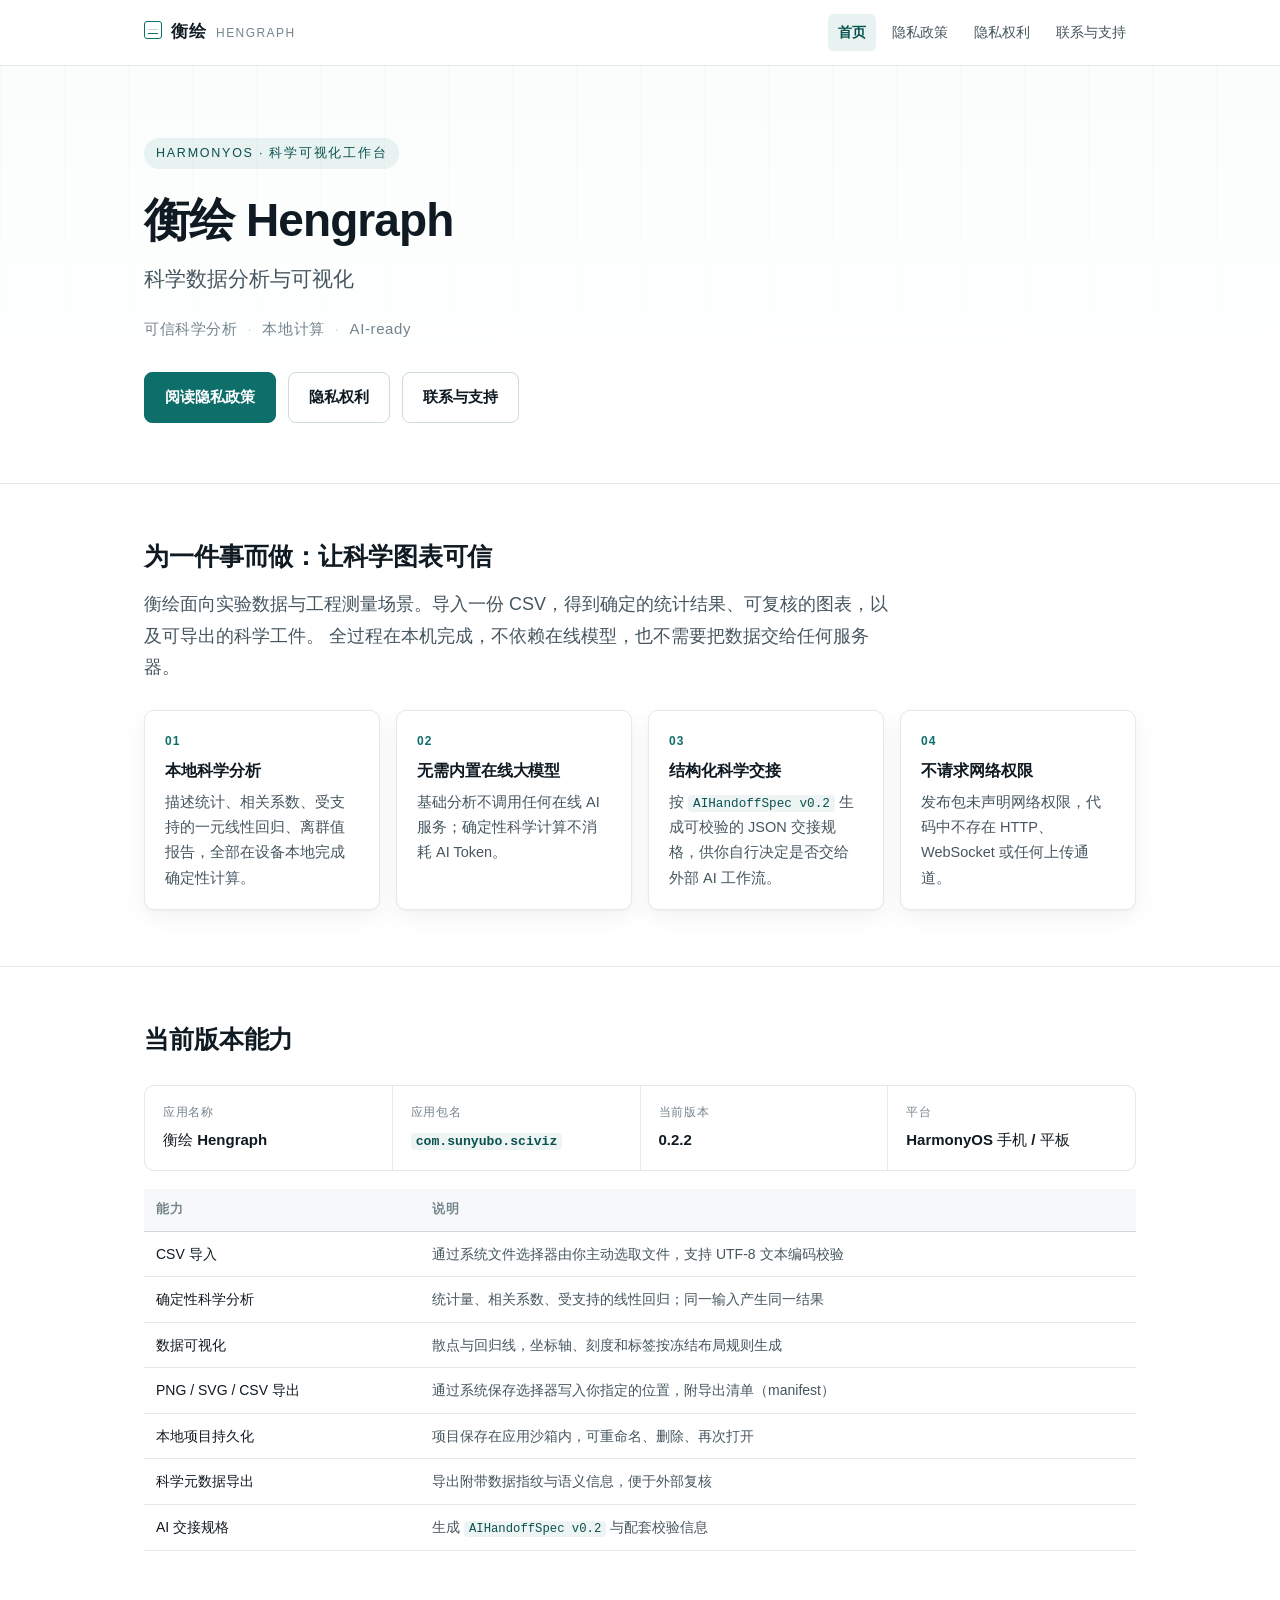
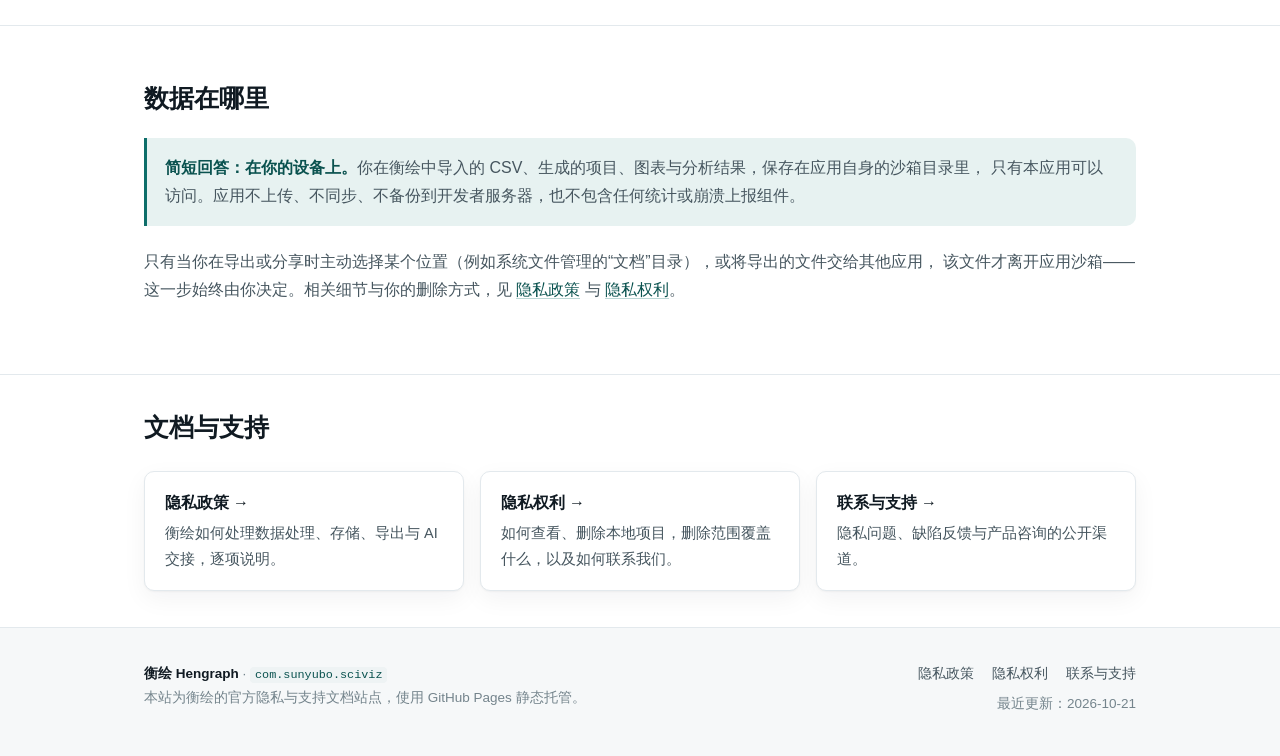
<file: index.html>
<!DOCTYPE html>
<html lang="zh-CN">
<head>
<meta charset="utf-8">
<meta name="viewport" content="width=device-width, initial-scale=1">
<title>衡绘 Hengraph — 科学数据分析与可视化</title>
<meta name="description" content="衡绘 Hengraph 是面向 HarmonyOS 的科学数据分析与可视化工作台：CSV 本地导入、确定性科学计算、图表导出与结构化 AI 交接规格。计算在设备本机完成。">
<meta name="theme-color" content="#0e6e6a">
<meta name="robots" content="index, follow">
<link rel="stylesheet" href="assets/style.css">
</head>
<body>
<a class="skip" href="#main">跳至主要内容</a>

<header class="site">
  <div class="bar">
    <a class="brand" href="./">
      <span class="mark" aria-hidden="true"></span>
      <span class="cn">衡绘</span>
      <span class="en">Hengraph</span>
    </a>
    <nav class="site" aria-label="主导航">
      <a href="./" aria-current="page">首页</a>
      <a href="privacy/">隐私政策</a>
      <a href="rights/">隐私权利</a>
      <a href="contact/">联系与支持</a>
    </nav>
  </div>
</header>

<main id="main">

  <div class="hero">
    <div class="wrap">
      <span class="eyebrow">HarmonyOS · 科学可视化工作台</span>
      <h1>衡绘 Hengraph</h1>
      <p class="sub">科学数据分析与可视化</p>
      <p class="tagline">可信科学分析<span>·</span>本地计算<span>·</span>AI-ready</p>
      <div class="cta-row">
        <a class="btn" href="privacy/">阅读隐私政策</a>
        <a class="btn ghost" href="rights/">隐私权利</a>
        <a class="btn ghost" href="contact/">联系与支持</a>
      </div>
    </div>
  </div>

  <section>
    <div class="wrap">
      <h2>为一件事而做：让科学图表可信</h2>
      <p class="lead" style="max-width:760px">
        衡绘面向实验数据与工程测量场景。导入一份 CSV，得到确定的统计结果、可复核的图表，以及可导出的科学工件。
        全过程在本机完成，不依赖在线模型，也不需要把数据交给任何服务器。
      </p>

      <div class="grid">
        <div class="card">
          <span class="num">01</span>
          <h3>本地科学分析</h3>
          <p>描述统计、相关系数、受支持的一元线性回归、离群值报告，全部在设备本地完成确定性计算。</p>
        </div>
        <div class="card">
          <span class="num">02</span>
          <h3>无需内置在线大模型</h3>
          <p>基础分析不调用任何在线 AI 服务；确定性科学计算不消耗 AI Token。</p>
        </div>
        <div class="card">
          <span class="num">03</span>
          <h3>结构化科学交接</h3>
          <p>按 <code>AIHandoffSpec v0.2</code> 生成可校验的 JSON 交接规格，供你自行决定是否交给外部 AI 工作流。</p>
        </div>
        <div class="card">
          <span class="num">04</span>
          <h3>不请求网络权限</h3>
          <p>发布包未声明网络权限，代码中不存在 HTTP、WebSocket 或任何上传通道。</p>
        </div>
      </div>
    </div>
  </section>

  <section>
    <div class="wrap">
      <h2>当前版本能力</h2>
      <div class="facts">
        <div>
          <dt>应用名称</dt>
          <dd>衡绘 Hengraph</dd>
        </div>
        <div>
          <dt>应用包名</dt>
          <dd><code>com.sunyubo.sciviz</code></dd>
        </div>
        <div>
          <dt>当前版本</dt>
          <dd>0.2.2</dd>
        </div>
        <div>
          <dt>平台</dt>
          <dd>HarmonyOS 手机 / 平板</dd>
        </div>
      </div>

      <table>
        <caption class="sr-only" style="position:absolute;left:-9999px">当前版本已实现能力</caption>
        <thead>
          <tr><th scope="col">能力</th><th scope="col">说明</th></tr>
        </thead>
        <tbody>
          <tr><td>CSV 导入</td><td>通过系统文件选择器由你主动选取文件，支持 UTF-8 文本编码校验</td></tr>
          <tr><td>确定性科学分析</td><td>统计量、相关系数、受支持的线性回归；同一输入产生同一结果</td></tr>
          <tr><td>数据可视化</td><td>散点与回归线，坐标轴、刻度和标签按冻结布局规则生成</td></tr>
          <tr><td>PNG / SVG / CSV 导出</td><td>通过系统保存选择器写入你指定的位置，附导出清单（manifest）</td></tr>
          <tr><td>本地项目持久化</td><td>项目保存在应用沙箱内，可重命名、删除、再次打开</td></tr>
          <tr><td>科学元数据导出</td><td>导出附带数据指纹与语义信息，便于外部复核</td></tr>
          <tr><td>AI 交接规格</td><td>生成 <code>AIHandoffSpec v0.2</code> 与配套校验信息</td></tr>
        </tbody>
      </table>
    </div>
  </section>

  <section>
    <div class="wrap">
      <h2>数据在哪里</h2>
      <div class="callout">
        <p><strong>简短回答：在你的设备上。</strong>你在衡绘中导入的 CSV、生成的项目、图表与分析结果，保存在应用自身的沙箱目录里，
        只有本应用可以访问。应用不上传、不同步、不备份到开发者服务器，也不包含任何统计或崩溃上报组件。</p>
      </div>
      <p>
        只有当你在导出或分享时主动选择某个位置（例如系统文件管理的“文档”目录），或将导出的文件交给其他应用，
        该文件才离开应用沙箱——这一步始终由你决定。相关细节与你的删除方式，见
        <a href="privacy/">隐私政策</a> 与 <a href="rights/">隐私权利</a>。
      </p>
    </div>
  </section>

  <section class="tight">
    <div class="wrap">
      <h2>文档与支持</h2>
      <div class="grid">
        <a class="card" href="privacy/">
          <h3>隐私政策 →</h3>
          <p>衡绘如何处理数据处理、存储、导出与 AI 交接，逐项说明。</p>
        </a>
        <a class="card" href="rights/">
          <h3>隐私权利 →</h3>
          <p>如何查看、删除本地项目，删除范围覆盖什么，以及如何联系我们。</p>
        </a>
        <a class="card" href="contact/">
          <h3>联系与支持 →</h3>
          <p>隐私问题、缺陷反馈与产品咨询的公开渠道。</p>
        </a>
      </div>
    </div>
  </section>

</main>

<footer class="site">
  <div class="bar">
    <div class="col">
      <strong>衡绘 Hengraph</strong> · <code>com.sunyubo.sciviz</code><br>
      本站为衡绘的官方隐私与支持文档站点，使用 GitHub Pages 静态托管。
    </div>
    <div class="col">
      <nav aria-label="页脚导航">
        <a href="privacy/">隐私政策</a>
        <a href="rights/">隐私权利</a>
        <a href="contact/">联系与支持</a>
      </nav>
      <div style="margin-top:6px">最近更新：<time datetime="2026-10-21">2026-10-21</time></div>
    </div>
  </div>
</footer>

</body>
</html>
</file>
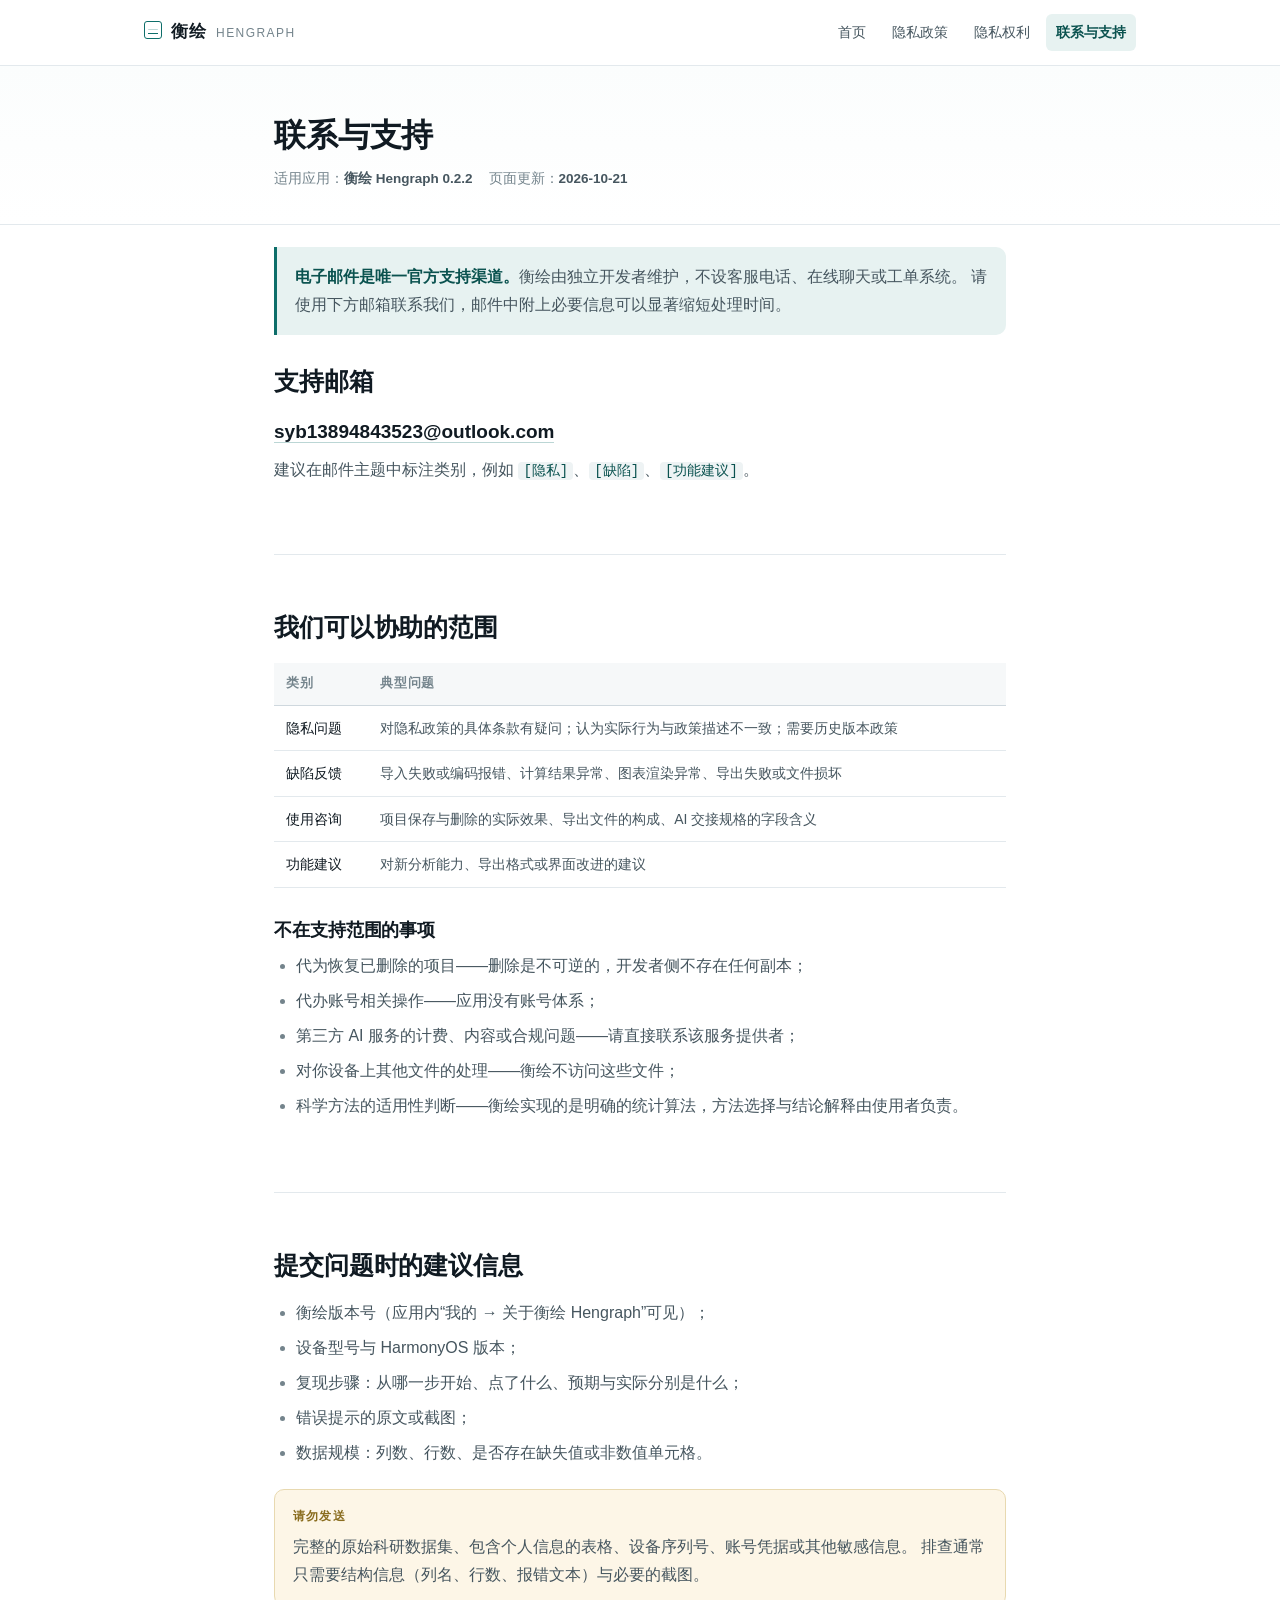
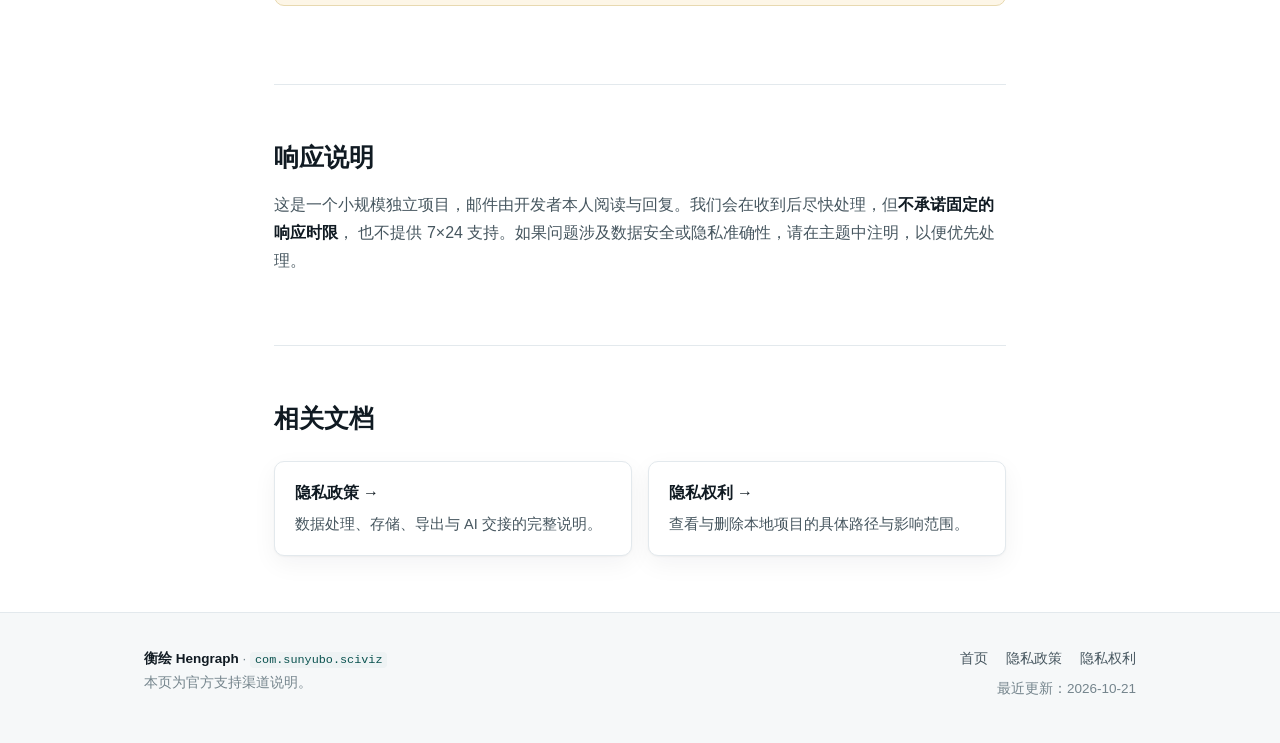
<file: contact/index.html>
<!DOCTYPE html>
<html lang="zh-CN">
<head>
<meta charset="utf-8">
<meta name="viewport" content="width=device-width, initial-scale=1">
<title>联系与支持 — 衡绘 Hengraph</title>
<meta name="description" content="衡绘 Hengraph 官方支持渠道：隐私问题、缺陷反馈与产品咨询的联系方式，以及提交问题时需要提供的信息。">
<meta name="theme-color" content="#0e6e6a">
<meta name="robots" content="index, follow">
<link rel="stylesheet" href="../assets/style.css">
</head>
<body>
<a class="skip" href="#main">跳至主要内容</a>

<header class="site">
  <div class="bar">
    <a class="brand" href="../">
      <span class="mark" aria-hidden="true"></span>
      <span class="cn">衡绘</span>
      <span class="en">Hengraph</span>
    </a>
    <nav class="site" aria-label="主导航">
      <a href="../">首页</a>
      <a href="../privacy/">隐私政策</a>
      <a href="../rights/">隐私权利</a>
      <a href="../contact/" aria-current="page">联系与支持</a>
    </nav>
  </div>
</header>

<main id="main">

  <div class="pagehead">
    <div class="doc">
      <h1>联系与支持</h1>
      <div class="meta">
        <span>适用应用：<b>衡绘 Hengraph 0.2.2</b></span>
        <span>页面更新：<b><time datetime="2026-10-21">2026-10-21</time></b></span>
      </div>
    </div>
  </div>

  <div class="doc">

    <div class="callout">
      <p><strong>电子邮件是唯一官方支持渠道。</strong>衡绘由独立开发者维护，不设客服电话、在线聊天或工单系统。
      请使用下方邮箱联系我们，邮件中附上必要信息可以显著缩短处理时间。</p>
    </div>

    <section style="padding-top:8px;border-top:0">
      <h2>支持邮箱</h2>
      <p style="font-size:19px;margin-bottom:8px">
        <a href="mailto:syb13894843523@outlook.com"><strong>syb13894843523@outlook.com</strong></a>
      </p>
      <p>建议在邮件主题中标注类别，例如 <code>[隐私]</code>、<code>[缺陷]</code>、<code>[功能建议]</code>。</p>
    </section>

    <section>
      <h2>我们可以协助的范围</h2>
      <table>
        <thead><tr><th scope="col">类别</th><th scope="col">典型问题</th></tr></thead>
        <tbody>
          <tr><td>隐私问题</td><td>对隐私政策的具体条款有疑问；认为实际行为与政策描述不一致；需要历史版本政策</td></tr>
          <tr><td>缺陷反馈</td><td>导入失败或编码报错、计算结果异常、图表渲染异常、导出失败或文件损坏</td></tr>
          <tr><td>使用咨询</td><td>项目保存与删除的实际效果、导出文件的构成、AI 交接规格的字段含义</td></tr>
          <tr><td>功能建议</td><td>对新分析能力、导出格式或界面改进的建议</td></tr>
        </tbody>
      </table>

      <h3>不在支持范围的事项</h3>
      <ul>
        <li>代为恢复已删除的项目——删除是不可逆的，开发者侧不存在任何副本；</li>
        <li>代办账号相关操作——应用没有账号体系；</li>
        <li>第三方 AI 服务的计费、内容或合规问题——请直接联系该服务提供者；</li>
        <li>对你设备上其他文件的处理——衡绘不访问这些文件；</li>
        <li>科学方法的适用性判断——衡绘实现的是明确的统计算法，方法选择与结论解释由使用者负责。</li>
      </ul>
    </section>

    <section>
      <h2>提交问题时的建议信息</h2>
      <ul>
        <li>衡绘版本号（应用内“我的 → 关于衡绘 Hengraph”可见）；</li>
        <li>设备型号与 HarmonyOS 版本；</li>
        <li>复现步骤：从哪一步开始、点了什么、预期与实际分别是什么；</li>
        <li>错误提示的原文或截图；</li>
        <li>数据规模：列数、行数、是否存在缺失值或非数值单元格。</li>
      </ul>
      <div class="notice">
        <span class="label">请勿发送</span>
        <p>完整的原始科研数据集、包含个人信息的表格、设备序列号、账号凭据或其他敏感信息。
        排查通常只需要结构信息（列名、行数、报错文本）与必要的截图。</p>
      </div>
    </section>

    <section>
      <h2>响应说明</h2>
      <p>这是一个小规模独立项目，邮件由开发者本人阅读与回复。我们会在收到后尽快处理，但<strong>不承诺固定的响应时限</strong>，
        也不提供 7×24 支持。如果问题涉及数据安全或隐私准确性，请在主题中注明，以便优先处理。</p>
    </section>

    <section>
      <h2>相关文档</h2>
      <div class="grid">
        <a class="card" href="../privacy/">
          <h3>隐私政策 →</h3>
          <p>数据处理、存储、导出与 AI 交接的完整说明。</p>
        </a>
        <a class="card" href="../rights/">
          <h3>隐私权利 →</h3>
          <p>查看与删除本地项目的具体路径与影响范围。</p>
        </a>
      </div>
    </section>

  </div>

</main>

<footer class="site">
  <div class="bar">
    <div class="col">
      <strong>衡绘 Hengraph</strong> · <code>com.sunyubo.sciviz</code><br>
      本页为官方支持渠道说明。
    </div>
    <div class="col">
      <nav aria-label="页脚导航">
        <a href="../">首页</a>
        <a href="../privacy/">隐私政策</a>
        <a href="../rights/">隐私权利</a>
      </nav>
      <div style="margin-top:6px">最近更新：<time datetime="2026-10-21">2026-10-21</time></div>
    </div>
  </div>
</footer>

</body>
</html>
</file>
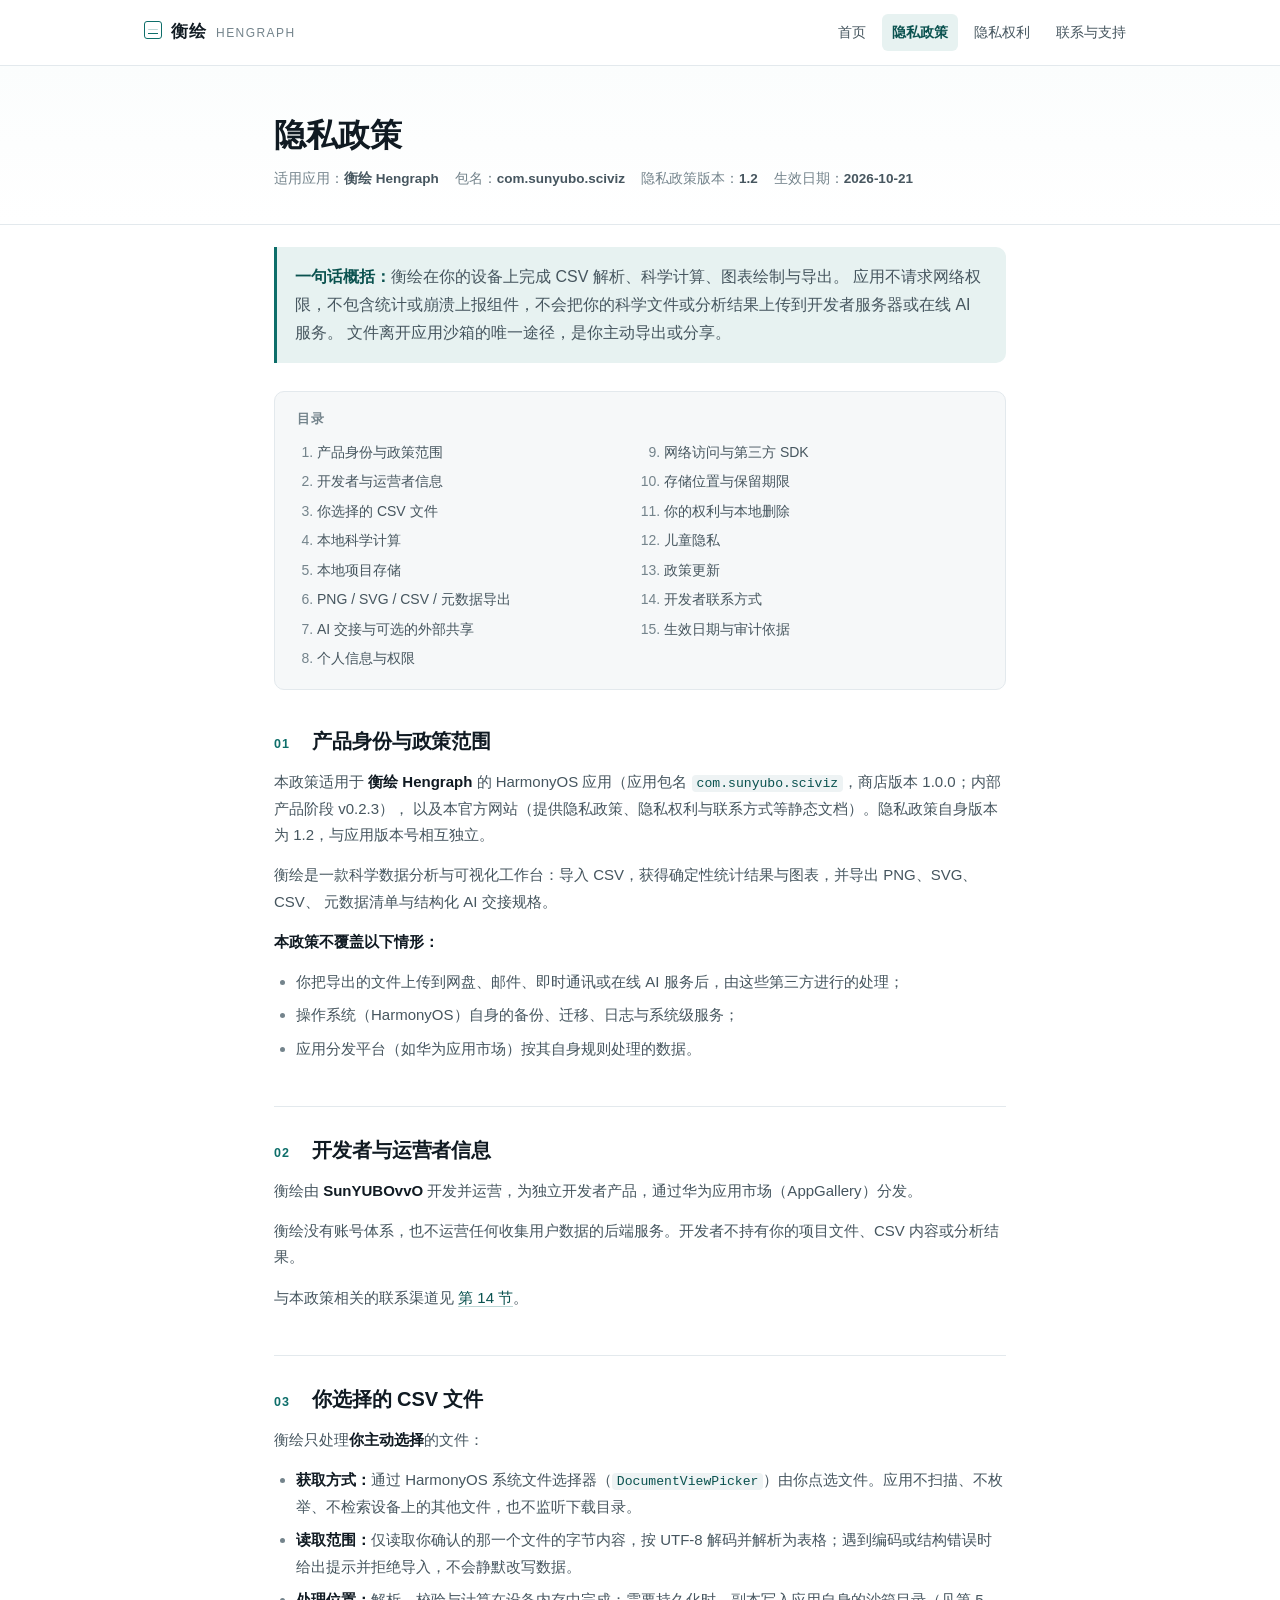
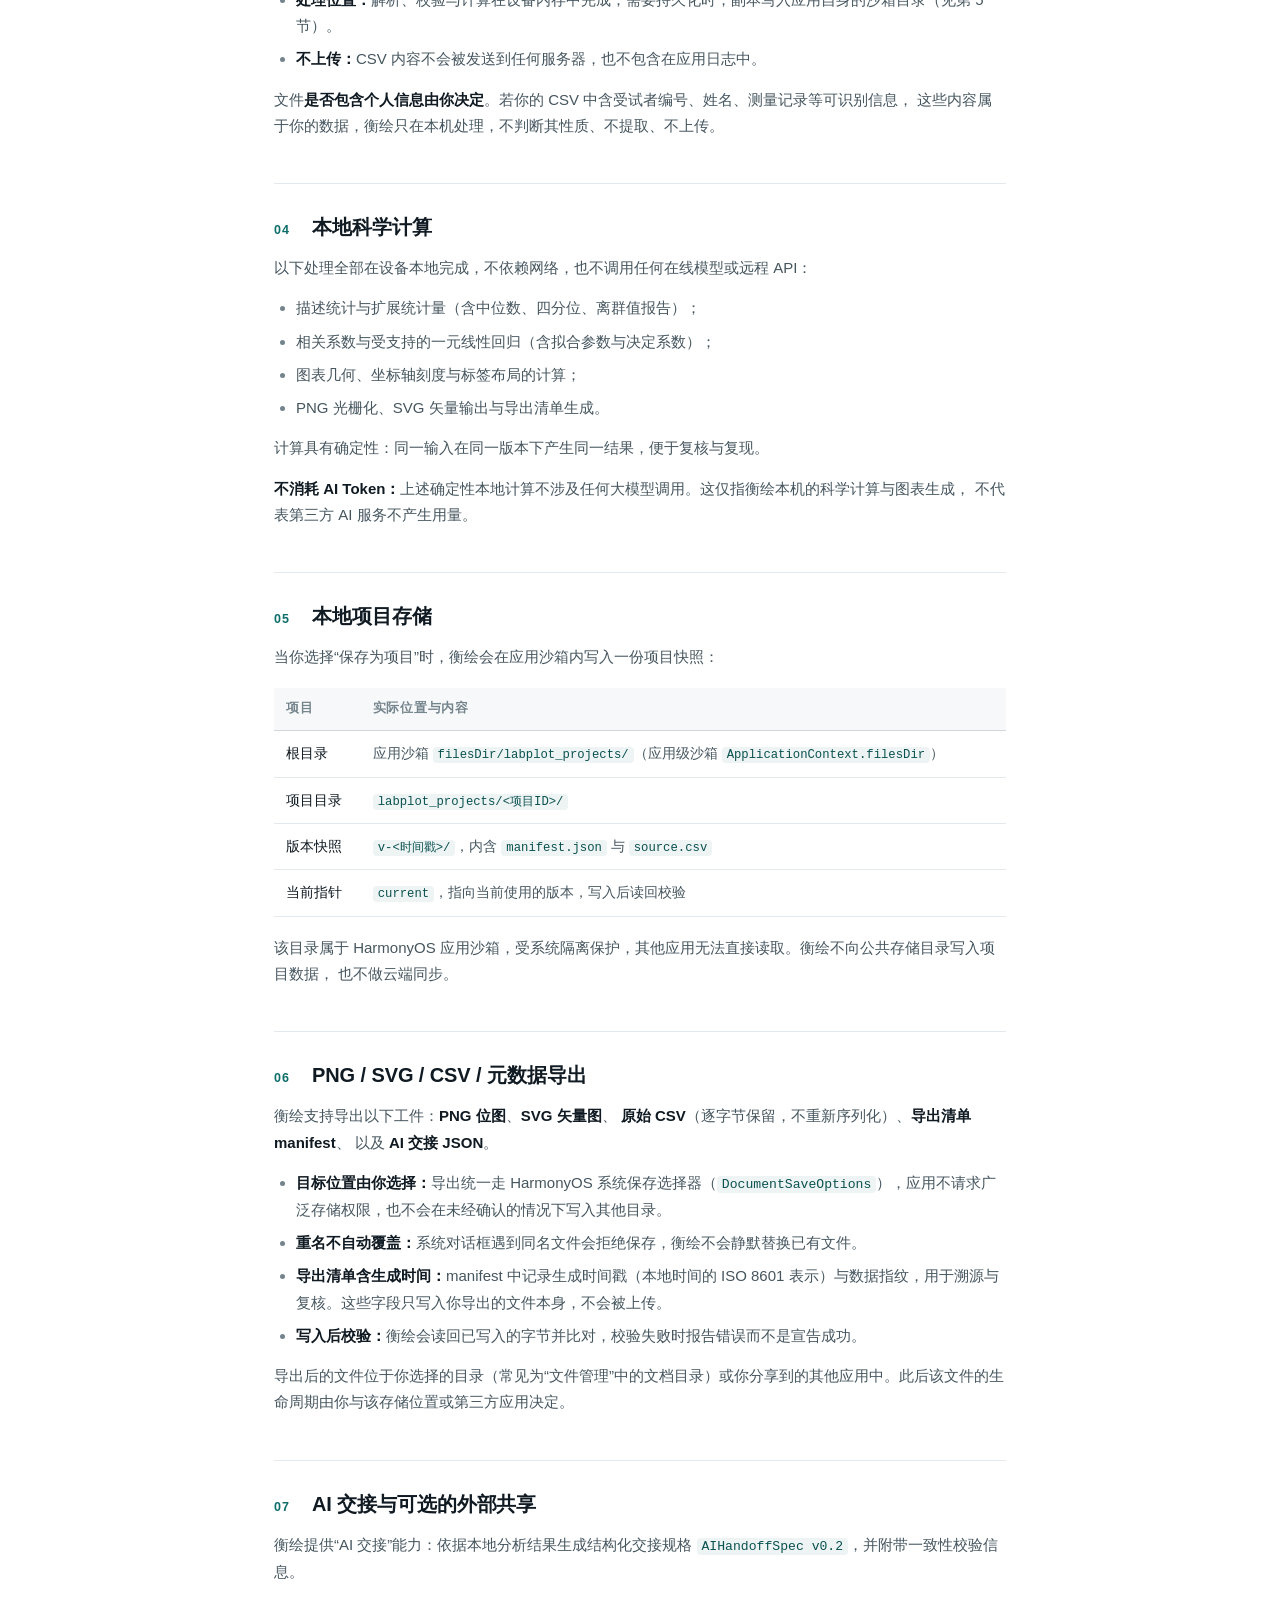
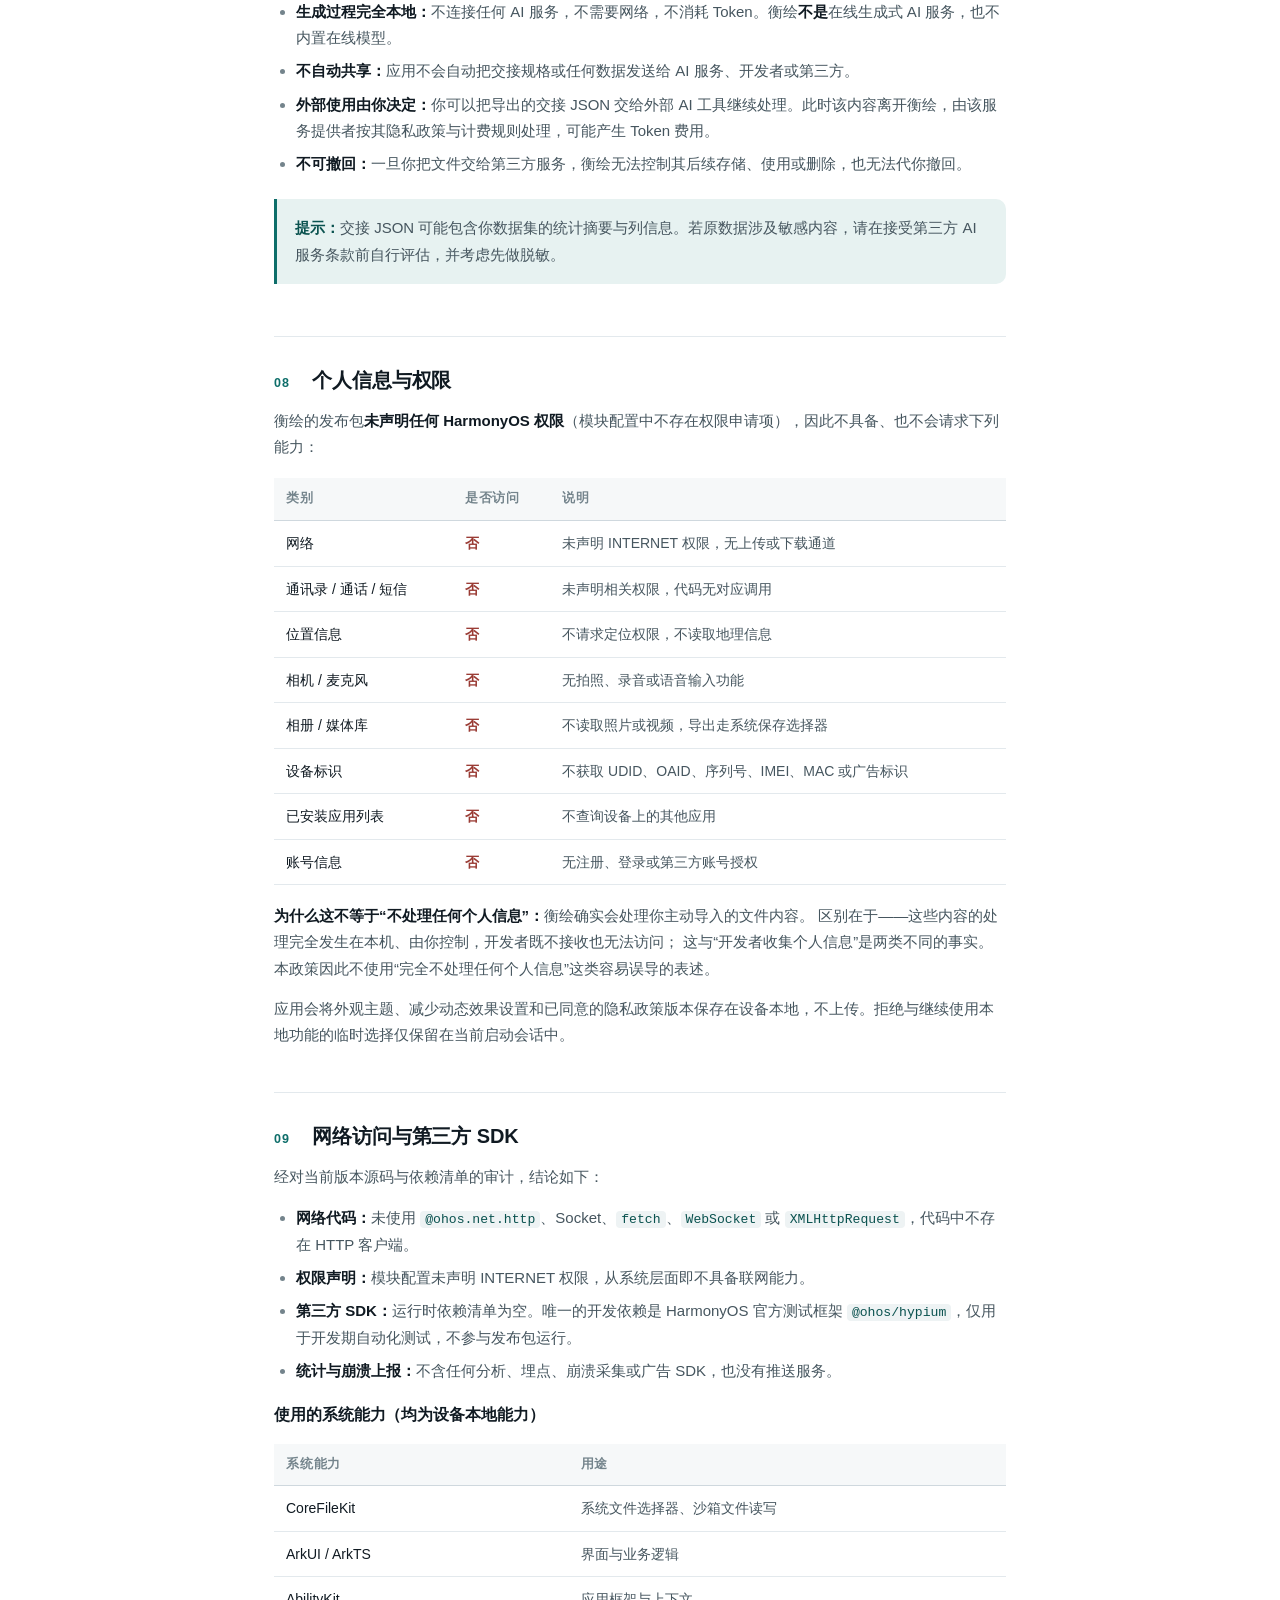
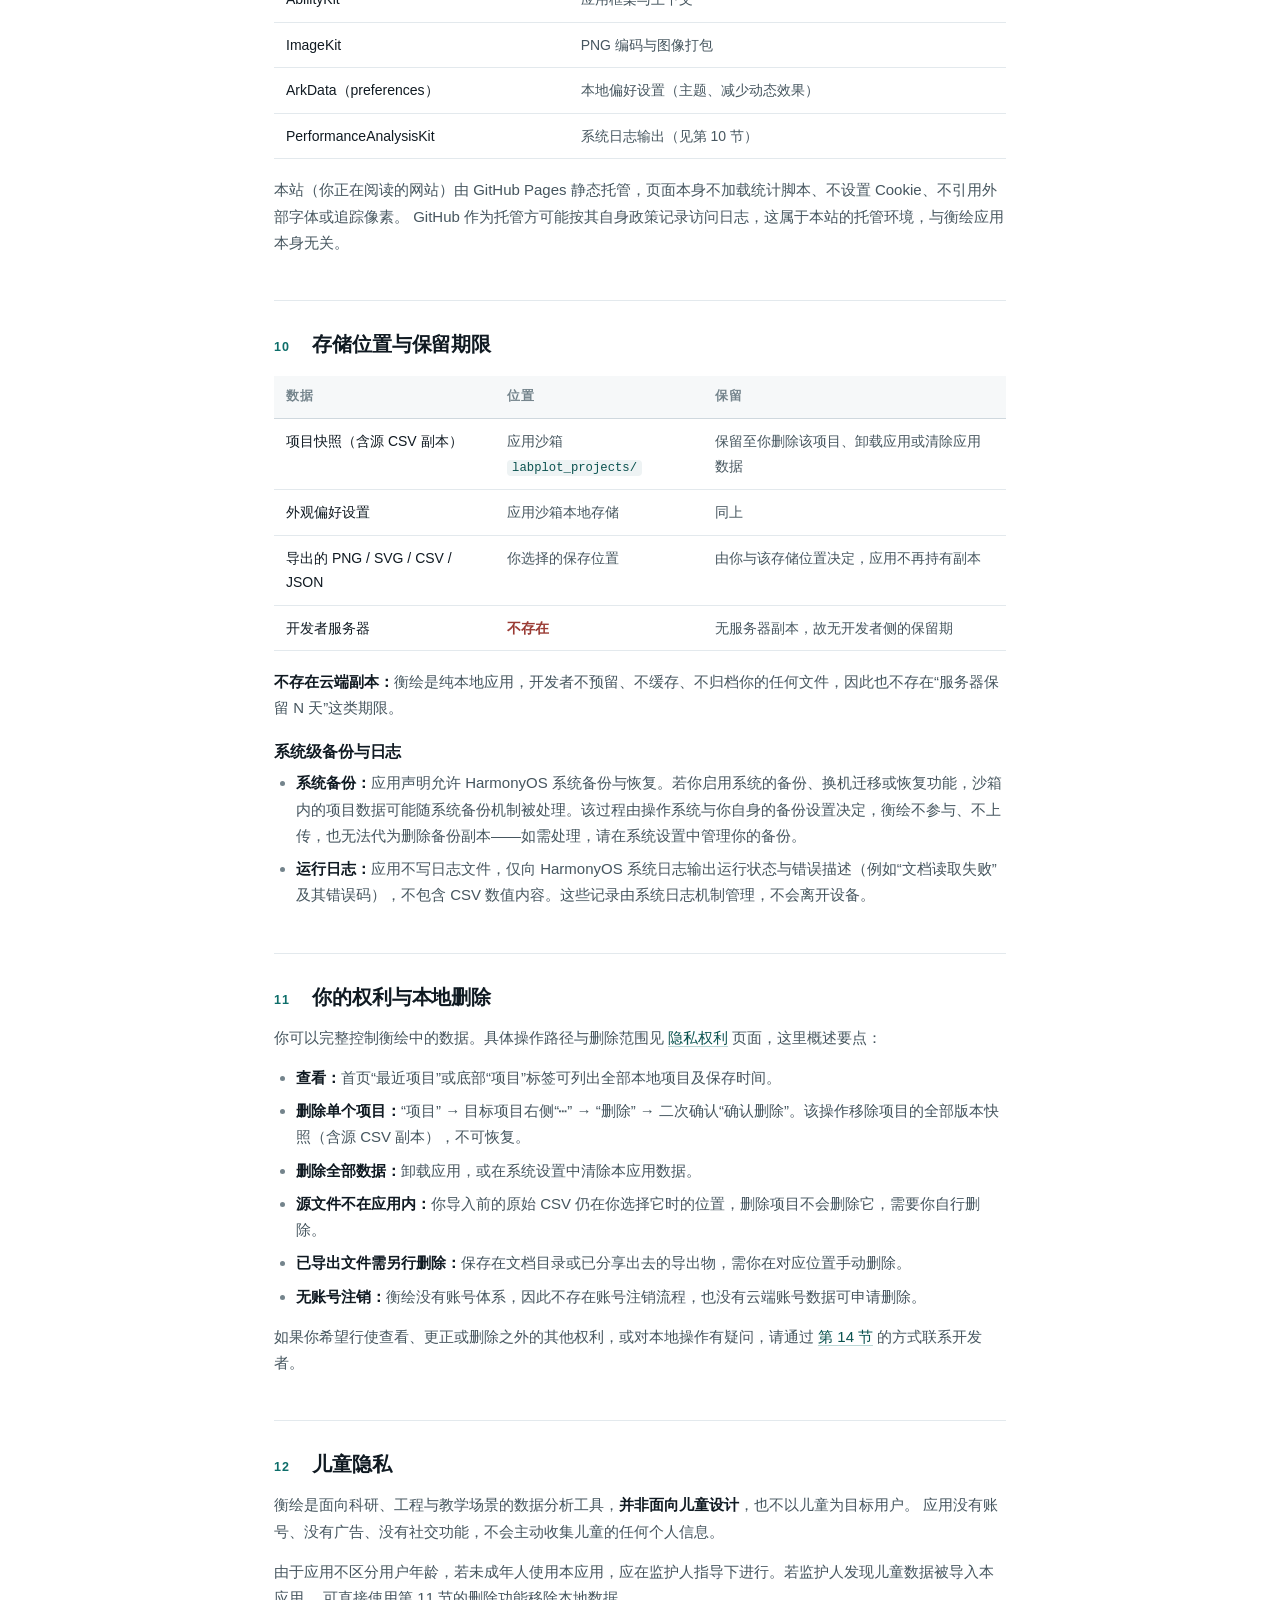
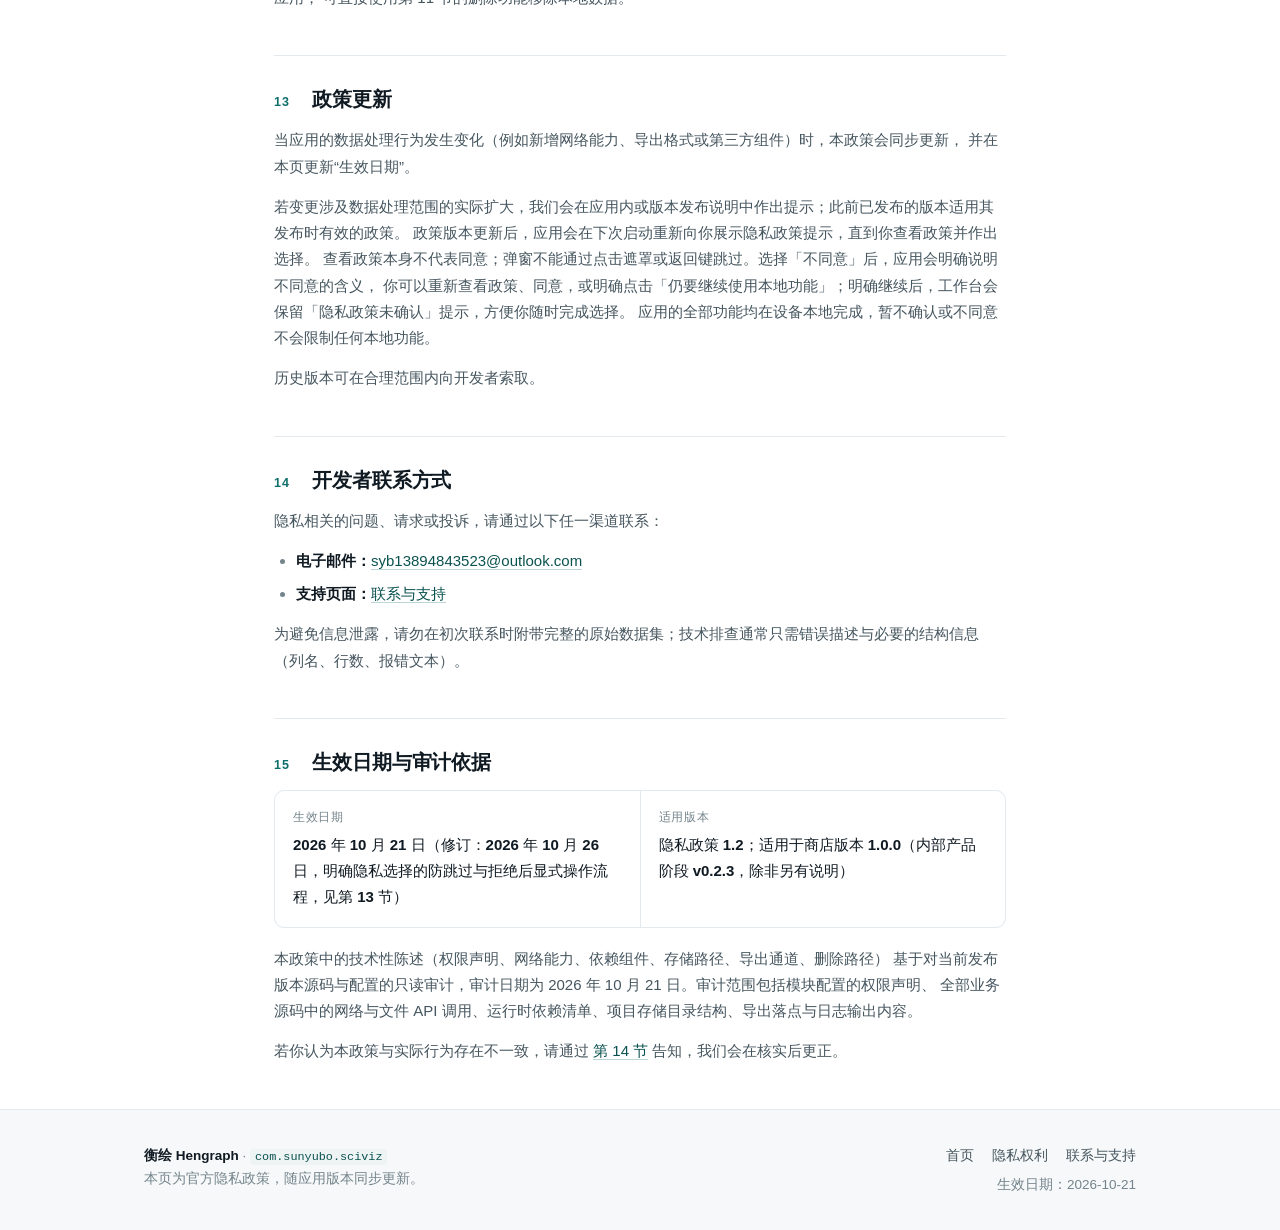
<file: privacy/index.html>
<!DOCTYPE html>
<html lang="zh-CN">
<head>
<meta charset="utf-8">
<meta name="viewport" content="width=device-width, initial-scale=1">
<title>隐私政策 — 衡绘 Hengraph</title>
<meta name="description" content="衡绘 Hengraph 隐私政策：本地 CSV 处理、本地科学计算、项目存储、导出、AI 交接、权限与网络访问、删除方式与联系方式。">
<meta name="theme-color" content="#0e6e6a">
<meta name="robots" content="index, follow">
<link rel="stylesheet" href="../assets/style.css">
</head>
<body>
<a class="skip" href="#main">跳至主要内容</a>

<header class="site">
  <div class="bar">
    <a class="brand" href="../">
      <span class="mark" aria-hidden="true"></span>
      <span class="cn">衡绘</span>
      <span class="en">Hengraph</span>
    </a>
    <nav class="site" aria-label="主导航">
      <a href="../">首页</a>
      <a href="../privacy/" aria-current="page">隐私政策</a>
      <a href="../rights/">隐私权利</a>
      <a href="../contact/">联系与支持</a>
    </nav>
  </div>
</header>

<main id="main">

  <div class="pagehead">
    <div class="doc">
      <h1>隐私政策</h1>
      <div class="meta">
        <span>适用应用：<b>衡绘 Hengraph</b></span>
        <span>包名：<b>com.sunyubo.sciviz</b></span>
        <span>隐私政策版本：<b>1.2</b></span>
        <span>生效日期：<b><time datetime="2026-10-21">2026-10-21</time></b></span>
      </div>
    </div>
  </div>

  <div class="doc">

    <div class="callout">
      <p><strong>一句话概括：</strong>衡绘在你的设备上完成 CSV 解析、科学计算、图表绘制与导出。
      应用不请求网络权限，不包含统计或崩溃上报组件，不会把你的科学文件或分析结果上传到开发者服务器或在线 AI 服务。
      文件离开应用沙箱的唯一途径，是你主动导出或分享。</p>
    </div>

    <div class="toc" aria-label="目录">
      <h2>目录</h2>
      <ol>
        <li><a href="#s1">产品身份与政策范围</a></li>
        <li><a href="#s2">开发者与运营者信息</a></li>
        <li><a href="#s3">你选择的 CSV 文件</a></li>
        <li><a href="#s4">本地科学计算</a></li>
        <li><a href="#s5">本地项目存储</a></li>
        <li><a href="#s6">PNG / SVG / CSV / 元数据导出</a></li>
        <li><a href="#s7">AI 交接与可选的外部共享</a></li>
        <li><a href="#s8">个人信息与权限</a></li>
        <li><a href="#s9">网络访问与第三方 SDK</a></li>
        <li><a href="#s10">存储位置与保留期限</a></li>
        <li><a href="#s11">你的权利与本地删除</a></li>
        <li><a href="#s12">儿童隐私</a></li>
        <li><a href="#s13">政策更新</a></li>
        <li><a href="#s14">开发者联系方式</a></li>
        <li><a href="#s15">生效日期与审计依据</a></li>
      </ol>
    </div>

    <div class="legal">

      <section id="s1">
        <h2><span class="idx">01</span>产品身份与政策范围</h2>
        <p>本政策适用于 <strong>衡绘 Hengraph</strong> 的 HarmonyOS 应用（应用包名 <code>com.sunyubo.sciviz</code>，商店版本 1.0.0；内部产品阶段 v0.2.3），
        以及本官方网站（提供隐私政策、隐私权利与联系方式等静态文档）。隐私政策自身版本为 1.2，与应用版本号相互独立。</p>
        <p>衡绘是一款科学数据分析与可视化工作台：导入 CSV，获得确定性统计结果与图表，并导出 PNG、SVG、CSV、
        元数据清单与结构化 AI 交接规格。</p>
        <p><strong>本政策不覆盖以下情形：</strong></p>
        <ul>
          <li>你把导出的文件上传到网盘、邮件、即时通讯或在线 AI 服务后，由这些第三方进行的处理；</li>
          <li>操作系统（HarmonyOS）自身的备份、迁移、日志与系统级服务；</li>
          <li>应用分发平台（如华为应用市场）按其自身规则处理的数据。</li>
        </ul>
      </section>

      <section id="s2">
        <h2><span class="idx">02</span>开发者与运营者信息</h2>
        <p>衡绘由 <strong>SunYUBOvvO</strong> 开发并运营，为独立开发者产品，通过华为应用市场（AppGallery）分发。</p>
        <p>衡绘没有账号体系，也不运营任何收集用户数据的后端服务。开发者不持有你的项目文件、CSV 内容或分析结果。</p>
        <p>与本政策相关的联系渠道见 <a href="#s14">第 14 节</a>。</p>
      </section>

      <section id="s3">
        <h2><span class="idx">03</span>你选择的 CSV 文件</h2>
        <p>衡绘只处理<strong>你主动选择</strong>的文件：</p>
        <ul>
          <li><strong>获取方式：</strong>通过 HarmonyOS 系统文件选择器（<code>DocumentViewPicker</code>）由你点选文件。应用不扫描、不枚举、不检索设备上的其他文件，也不监听下载目录。</li>
          <li><strong>读取范围：</strong>仅读取你确认的那一个文件的字节内容，按 UTF-8 解码并解析为表格；遇到编码或结构错误时给出提示并拒绝导入，不会静默改写数据。</li>
          <li><strong>处理位置：</strong>解析、校验与计算在设备内存中完成；需要持久化时，副本写入应用自身的沙箱目录（见第 5 节）。</li>
          <li><strong>不上传：</strong>CSV 内容不会被发送到任何服务器，也不包含在应用日志中。</li>
        </ul>
        <p>文件<strong>是否包含个人信息由你决定</strong>。若你的 CSV 中含受试者编号、姓名、测量记录等可识别信息，
        这些内容属于你的数据，衡绘只在本机处理，不判断其性质、不提取、不上传。</p>
      </section>

      <section id="s4">
        <h2><span class="idx">04</span>本地科学计算</h2>
        <p>以下处理全部在设备本地完成，不依赖网络，也不调用任何在线模型或远程 API：</p>
        <ul>
          <li>描述统计与扩展统计量（含中位数、四分位、离群值报告）；</li>
          <li>相关系数与受支持的一元线性回归（含拟合参数与决定系数）；</li>
          <li>图表几何、坐标轴刻度与标签布局的计算；</li>
          <li>PNG 光栅化、SVG 矢量输出与导出清单生成。</li>
        </ul>
        <p>计算具有确定性：同一输入在同一版本下产生同一结果，便于复核与复现。</p>
        <p><strong>不消耗 AI Token：</strong>上述确定性本地计算不涉及任何大模型调用。这仅指衡绘本机的科学计算与图表生成，
        不代表第三方 AI 服务不产生用量。</p>
      </section>

      <section id="s5">
        <h2><span class="idx">05</span>本地项目存储</h2>
        <p>当你选择“保存为项目”时，衡绘会在应用沙箱内写入一份项目快照：</p>
        <table>
          <thead><tr><th scope="col">项目</th><th scope="col">实际位置与内容</th></tr></thead>
          <tbody>
            <tr><td>根目录</td><td>应用沙箱 <code>filesDir/labplot_projects/</code>（应用级沙箱 <code>ApplicationContext.filesDir</code>）</td></tr>
            <tr><td>项目目录</td><td><code>labplot_projects/&lt;项目ID&gt;/</code></td></tr>
            <tr><td>版本快照</td><td><code>v-&lt;时间戳&gt;/</code>，内含 <code>manifest.json</code> 与 <code>source.csv</code></td></tr>
            <tr><td>当前指针</td><td><code>current</code>，指向当前使用的版本，写入后读回校验</td></tr>
          </tbody>
        </table>
        <p>该目录属于 HarmonyOS 应用沙箱，受系统隔离保护，其他应用无法直接读取。衡绘不向公共存储目录写入项目数据，
        也不做云端同步。</p>
      </section>

      <section id="s6">
        <h2><span class="idx">06</span>PNG / SVG / CSV / 元数据导出</h2>
        <p>衡绘支持导出以下工件：<strong>PNG 位图</strong>、<strong>SVG 矢量图</strong>、
        <strong>原始 CSV</strong>（逐字节保留，不重新序列化）、<strong>导出清单 manifest</strong>、
        以及 <strong>AI 交接 JSON</strong>。</p>
        <ul>
          <li><strong>目标位置由你选择：</strong>导出统一走 HarmonyOS 系统保存选择器（<code>DocumentSaveOptions</code>），应用不请求广泛存储权限，也不会在未经确认的情况下写入其他目录。</li>
          <li><strong>重名不自动覆盖：</strong>系统对话框遇到同名文件会拒绝保存，衡绘不会静默替换已有文件。</li>
          <li><strong>导出清单含生成时间：</strong>manifest 中记录生成时间戳（本地时间的 ISO 8601 表示）与数据指纹，用于溯源与复核。这些字段只写入你导出的文件本身，不会被上传。</li>
          <li><strong>写入后校验：</strong>衡绘会读回已写入的字节并比对，校验失败时报告错误而不是宣告成功。</li>
        </ul>
        <p>导出后的文件位于你选择的目录（常见为“文件管理”中的文档目录）或你分享到的其他应用中。此后该文件的生命周期由你与该存储位置或第三方应用决定。</p>
      </section>

      <section id="s7">
        <h2><span class="idx">07</span>AI 交接与可选的外部共享</h2>
        <p>衡绘提供“AI 交接”能力：依据本地分析结果生成结构化交接规格 <code>AIHandoffSpec v0.2</code>，并附带一致性校验信息。</p>
        <ul>
          <li><strong>生成过程完全本地：</strong>不连接任何 AI 服务，不需要网络，不消耗 Token。衡绘<strong>不是</strong>在线生成式 AI 服务，也不内置在线模型。</li>
          <li><strong>不自动共享：</strong>应用不会自动把交接规格或任何数据发送给 AI 服务、开发者或第三方。</li>
          <li><strong>外部使用由你决定：</strong>你可以把导出的交接 JSON 交给外部 AI 工具继续处理。此时该内容离开衡绘，由该服务提供者按其隐私政策与计费规则处理，可能产生 Token 费用。</li>
          <li><strong>不可撤回：</strong>一旦你把文件交给第三方服务，衡绘无法控制其后续存储、使用或删除，也无法代你撤回。</li>
        </ul>
        <div class="callout">
          <p><strong>提示：</strong>交接 JSON 可能包含你数据集的统计摘要与列信息。若原数据涉及敏感内容，请在接受第三方 AI 服务条款前自行评估，并考虑先做脱敏。</p>
        </div>
      </section>

      <section id="s8">
        <h2><span class="idx">08</span>个人信息与权限</h2>
        <p>衡绘的发布包<strong>未声明任何 HarmonyOS 权限</strong>（模块配置中不存在权限申请项），因此不具备、也不会请求下列能力：</p>
        <table>
          <thead><tr><th scope="col">类别</th><th scope="col">是否访问</th><th scope="col">说明</th></tr></thead>
          <tbody>
            <tr><td>网络</td><td class="no">否</td><td>未声明 INTERNET 权限，无上传或下载通道</td></tr>
            <tr><td>通讯录 / 通话 / 短信</td><td class="no">否</td><td>未声明相关权限，代码无对应调用</td></tr>
            <tr><td>位置信息</td><td class="no">否</td><td>不请求定位权限，不读取地理信息</td></tr>
            <tr><td>相机 / 麦克风</td><td class="no">否</td><td>无拍照、录音或语音输入功能</td></tr>
            <tr><td>相册 / 媒体库</td><td class="no">否</td><td>不读取照片或视频，导出走系统保存选择器</td></tr>
            <tr><td>设备标识</td><td class="no">否</td><td>不获取 UDID、OAID、序列号、IMEI、MAC 或广告标识</td></tr>
            <tr><td>已安装应用列表</td><td class="no">否</td><td>不查询设备上的其他应用</td></tr>
            <tr><td>账号信息</td><td class="no">否</td><td>无注册、登录或第三方账号授权</td></tr>
          </tbody>
        </table>
        <p><strong>为什么这不等于“不处理任何个人信息”：</strong>衡绘确实会处理你主动导入的文件内容。
        区别在于——这些内容的处理完全发生在本机、由你控制，开发者既不接收也无法访问；
        这与“开发者收集个人信息”是两类不同的事实。本政策因此不使用“完全不处理任何个人信息”这类容易误导的表述。</p>
        <p>应用会将外观主题、减少动态效果设置和已同意的隐私政策版本保存在设备本地，不上传。拒绝与继续使用本地功能的临时选择仅保留在当前启动会话中。</p>
      </section>

      <section id="s9">
        <h2><span class="idx">09</span>网络访问与第三方 SDK</h2>
        <p>经对当前版本源码与依赖清单的审计，结论如下：</p>
        <ul>
          <li><strong>网络代码：</strong>未使用 <code>@ohos.net.http</code>、Socket、<code>fetch</code>、<code>WebSocket</code> 或 <code>XMLHttpRequest</code>，代码中不存在 HTTP 客户端。</li>
          <li><strong>权限声明：</strong>模块配置未声明 INTERNET 权限，从系统层面即不具备联网能力。</li>
          <li><strong>第三方 SDK：</strong>运行时依赖清单为空。唯一的开发依赖是 HarmonyOS 官方测试框架 <code>@ohos/hypium</code>，仅用于开发期自动化测试，不参与发布包运行。</li>
          <li><strong>统计与崩溃上报：</strong>不含任何分析、埋点、崩溃采集或广告 SDK，也没有推送服务。</li>
        </ul>
        <h3>使用的系统能力（均为设备本地能力）</h3>
        <table>
          <thead><tr><th scope="col">系统能力</th><th scope="col">用途</th></tr></thead>
          <tbody>
            <tr><td>CoreFileKit</td><td>系统文件选择器、沙箱文件读写</td></tr>
            <tr><td>ArkUI / ArkTS</td><td>界面与业务逻辑</td></tr>
            <tr><td>AbilityKit</td><td>应用框架与上下文</td></tr>
            <tr><td>ImageKit</td><td>PNG 编码与图像打包</td></tr>
            <tr><td>ArkData（preferences）</td><td>本地偏好设置（主题、减少动态效果）</td></tr>
            <tr><td>PerformanceAnalysisKit</td><td>系统日志输出（见第 10 节）</td></tr>
          </tbody>
        </table>
        <p>本站（你正在阅读的网站）由 GitHub Pages 静态托管，页面本身不加载统计脚本、不设置 Cookie、不引用外部字体或追踪像素。
        GitHub 作为托管方可能按其自身政策记录访问日志，这属于本站的托管环境，与衡绘应用本身无关。</p>
      </section>

      <section id="s10">
        <h2><span class="idx">10</span>存储位置与保留期限</h2>
        <table>
          <thead><tr><th scope="col">数据</th><th scope="col">位置</th><th scope="col">保留</th></tr></thead>
          <tbody>
            <tr><td>项目快照（含源 CSV 副本）</td><td>应用沙箱 <code>labplot_projects/</code></td><td>保留至你删除该项目、卸载应用或清除应用数据</td></tr>
            <tr><td>外观偏好设置</td><td>应用沙箱本地存储</td><td>同上</td></tr>
            <tr><td>导出的 PNG / SVG / CSV / JSON</td><td>你选择的保存位置</td><td>由你与该存储位置决定，应用不再持有副本</td></tr>
            <tr><td>开发者服务器</td><td class="no">不存在</td><td>无服务器副本，故无开发者侧的保留期</td></tr>
          </tbody>
        </table>
        <p><strong>不存在云端副本：</strong>衡绘是纯本地应用，开发者不预留、不缓存、不归档你的任何文件，因此也不存在“服务器保留 N 天”这类期限。</p>
        <h3>系统级备份与日志</h3>
        <ul>
          <li><strong>系统备份：</strong>应用声明允许 HarmonyOS 系统备份与恢复。若你启用系统的备份、换机迁移或恢复功能，沙箱内的项目数据可能随系统备份机制被处理。该过程由操作系统与你自身的备份设置决定，衡绘不参与、不上传，也无法代为删除备份副本——如需处理，请在系统设置中管理你的备份。</li>
          <li><strong>运行日志：</strong>应用不写日志文件，仅向 HarmonyOS 系统日志输出运行状态与错误描述（例如“文档读取失败”及其错误码），不包含 CSV 数值内容。这些记录由系统日志机制管理，不会离开设备。</li>
        </ul>
      </section>

      <section id="s11">
        <h2><span class="idx">11</span>你的权利与本地删除</h2>
        <p>你可以完整控制衡绘中的数据。具体操作路径与删除范围见 <a href="../rights/">隐私权利</a> 页面，这里概述要点：</p>
        <ul>
          <li><strong>查看：</strong>首页“最近项目”或底部“项目”标签可列出全部本地项目及保存时间。</li>
          <li><strong>删除单个项目：</strong>“项目” → 目标项目右侧“⋯” → “删除” → 二次确认“确认删除”。该操作移除项目的全部版本快照（含源 CSV 副本），不可恢复。</li>
          <li><strong>删除全部数据：</strong>卸载应用，或在系统设置中清除本应用数据。</li>
          <li><strong>源文件不在应用内：</strong>你导入前的原始 CSV 仍在你选择它时的位置，删除项目不会删除它，需要你自行删除。</li>
          <li><strong>已导出文件需另行删除：</strong>保存在文档目录或已分享出去的导出物，需你在对应位置手动删除。</li>
          <li><strong>无账号注销：</strong>衡绘没有账号体系，因此不存在账号注销流程，也没有云端账号数据可申请删除。</li>
        </ul>
        <p>如果你希望行使查看、更正或删除之外的其他权利，或对本地操作有疑问，请通过 <a href="#s14">第 14 节</a> 的方式联系开发者。</p>
      </section>

      <section id="s12">
        <h2><span class="idx">12</span>儿童隐私</h2>
        <p>衡绘是面向科研、工程与教学场景的数据分析工具，<strong>并非面向儿童设计</strong>，也不以儿童为目标用户。
        应用没有账号、没有广告、没有社交功能，不会主动收集儿童的任何个人信息。</p>
        <p>由于应用不区分用户年龄，若未成年人使用本应用，应在监护人指导下进行。若监护人发现儿童数据被导入本应用，
        可直接使用第 11 节的删除功能移除本地数据。</p>
      </section>

      <section id="s13">
        <h2><span class="idx">13</span>政策更新</h2>
        <p>当应用的数据处理行为发生变化（例如新增网络能力、导出格式或第三方组件）时，本政策会同步更新，
        并在本页更新“生效日期”。</p>
        <p>若变更涉及数据处理范围的实际扩大，我们会在应用内或版本发布说明中作出提示；此前已发布的版本适用其发布时有效的政策。
        政策版本更新后，应用会在下次启动重新向你展示隐私政策提示，直到你查看政策并作出选择。
        查看政策本身不代表同意；弹窗不能通过点击遮罩或返回键跳过。选择「不同意」后，应用会明确说明不同意的含义，
        你可以重新查看政策、同意，或明确点击「仍要继续使用本地功能」；明确继续后，工作台会保留「隐私政策未确认」提示，方便你随时完成选择。
        应用的全部功能均在设备本地完成，暂不确认或不同意不会限制任何本地功能。</p>
        <p>历史版本可在合理范围内向开发者索取。</p>
      </section>

      <section id="s14">
        <h2><span class="idx">14</span>开发者联系方式</h2>
        <p>隐私相关的问题、请求或投诉，请通过以下任一渠道联系：</p>
        <ul>
          <li><strong>电子邮件：</strong><a href="mailto:syb13894843523@outlook.com">syb13894843523@outlook.com</a></li>
          <li><strong>支持页面：</strong><a href="../contact/">联系与支持</a></li>
        </ul>
        <p>为避免信息泄露，请勿在初次联系时附带完整的原始数据集；技术排查通常只需错误描述与必要的结构信息（列名、行数、报错文本）。</p>
      </section>

      <section id="s15">
        <h2><span class="idx">15</span>生效日期与审计依据</h2>
        <dl class="facts" style="margin-top:6px">
          <div>
            <dt>生效日期</dt>
            <dd><time datetime="2026-10-21">2026 年 10 月 21 日</time>（修订：2026 年 10 月 26 日，明确隐私选择的防跳过与拒绝后显式操作流程，见第 13 节）</dd>
          </div>
          <div>
            <dt>适用版本</dt>
            <dd>隐私政策 1.2；适用于商店版本 1.0.0（内部产品阶段 v0.2.3，除非另有说明）</dd>
          </div>
        </dl>
        <p style="margin-top:18px">本政策中的技术性陈述（权限声明、网络能力、依赖组件、存储路径、导出通道、删除路径）
        基于对当前发布版本源码与配置的只读审计，审计日期为 2026 年 10 月 21 日。审计范围包括模块配置的权限声明、
        全部业务源码中的网络与文件 API 调用、运行时依赖清单、项目存储目录结构、导出落点与日志输出内容。</p>
        <p>若你认为本政策与实际行为存在不一致，请通过 <a href="#s14">第 14 节</a> 告知，我们会在核实后更正。</p>
      </section>

    </div>
  </div>

</main>

<footer class="site">
  <div class="bar">
    <div class="col">
      <strong>衡绘 Hengraph</strong> · <code>com.sunyubo.sciviz</code><br>
      本页为官方隐私政策，随应用版本同步更新。
    </div>
    <div class="col">
      <nav aria-label="页脚导航">
        <a href="../">首页</a>
        <a href="../rights/">隐私权利</a>
        <a href="../contact/">联系与支持</a>
      </nav>
      <div style="margin-top:6px">生效日期：<time datetime="2026-10-21">2026-10-21</time></div>
    </div>
  </div>
</footer>

</body>
</html>
</file>
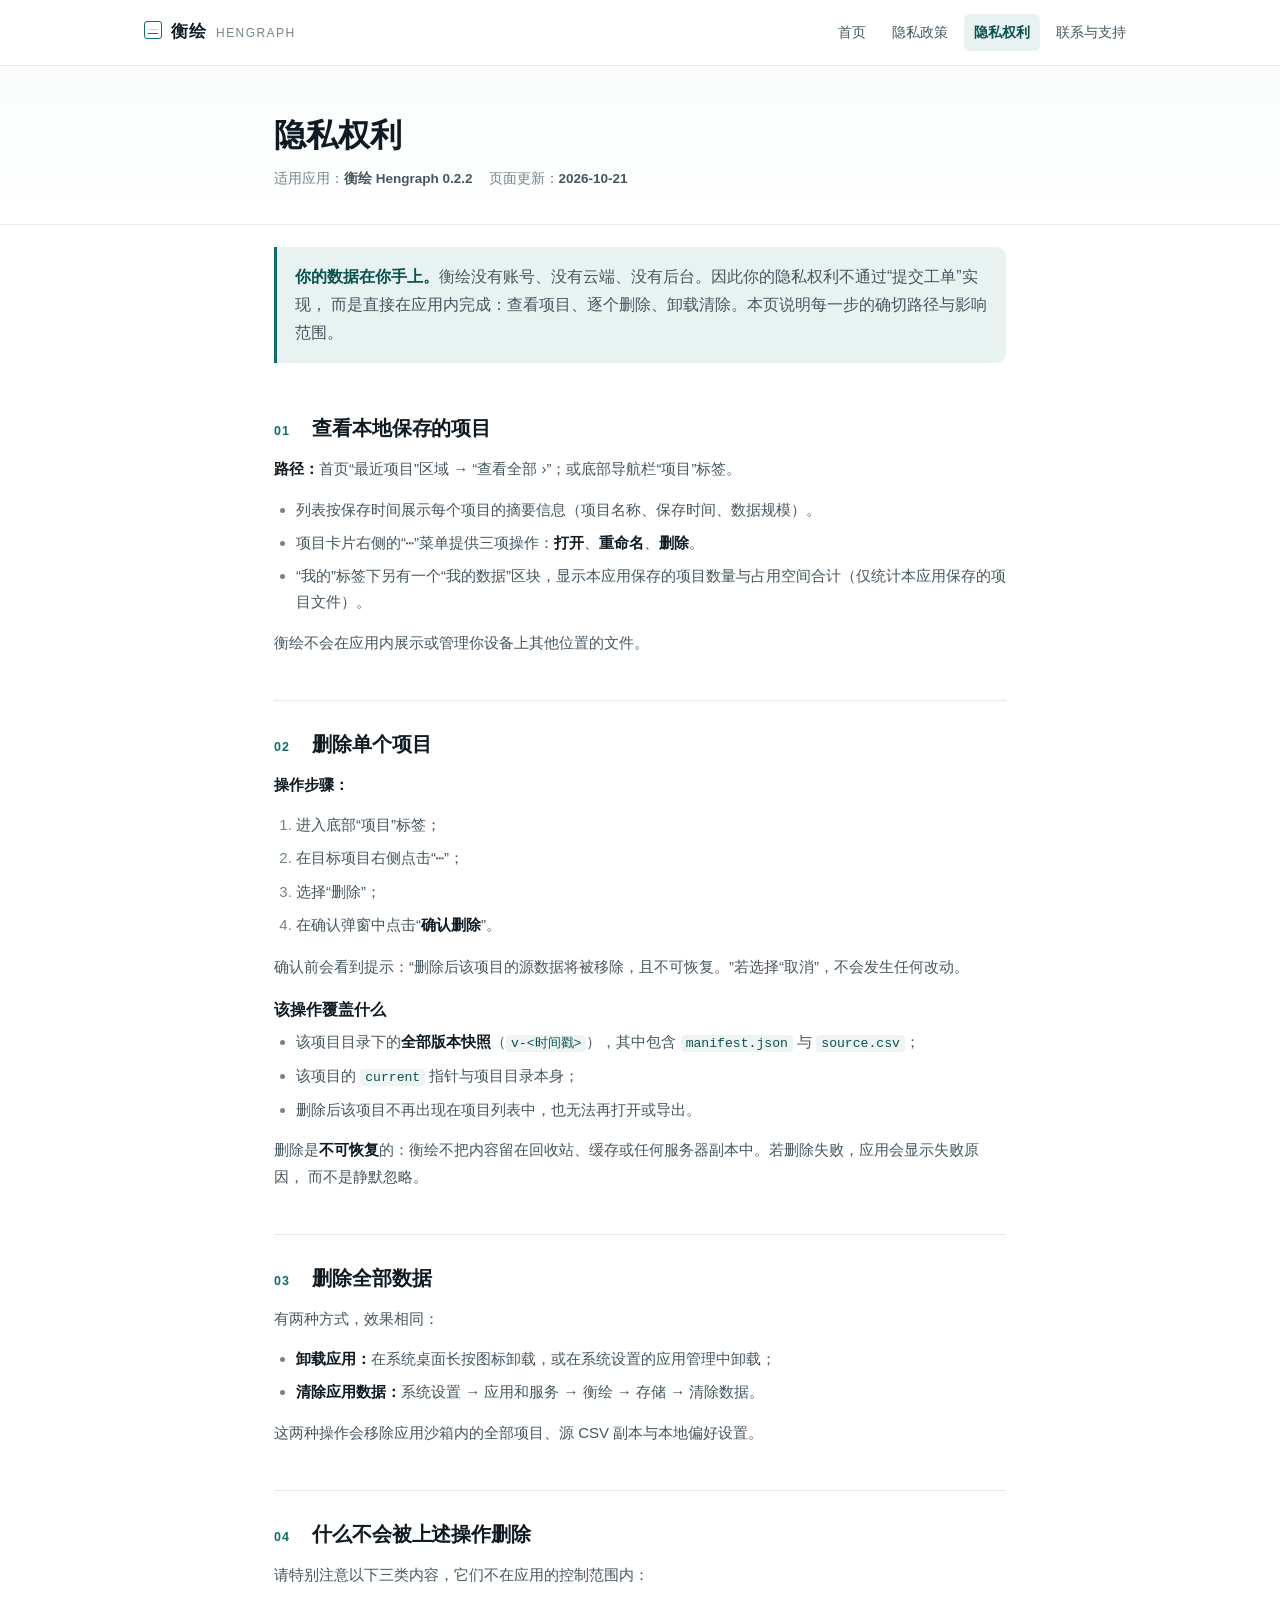
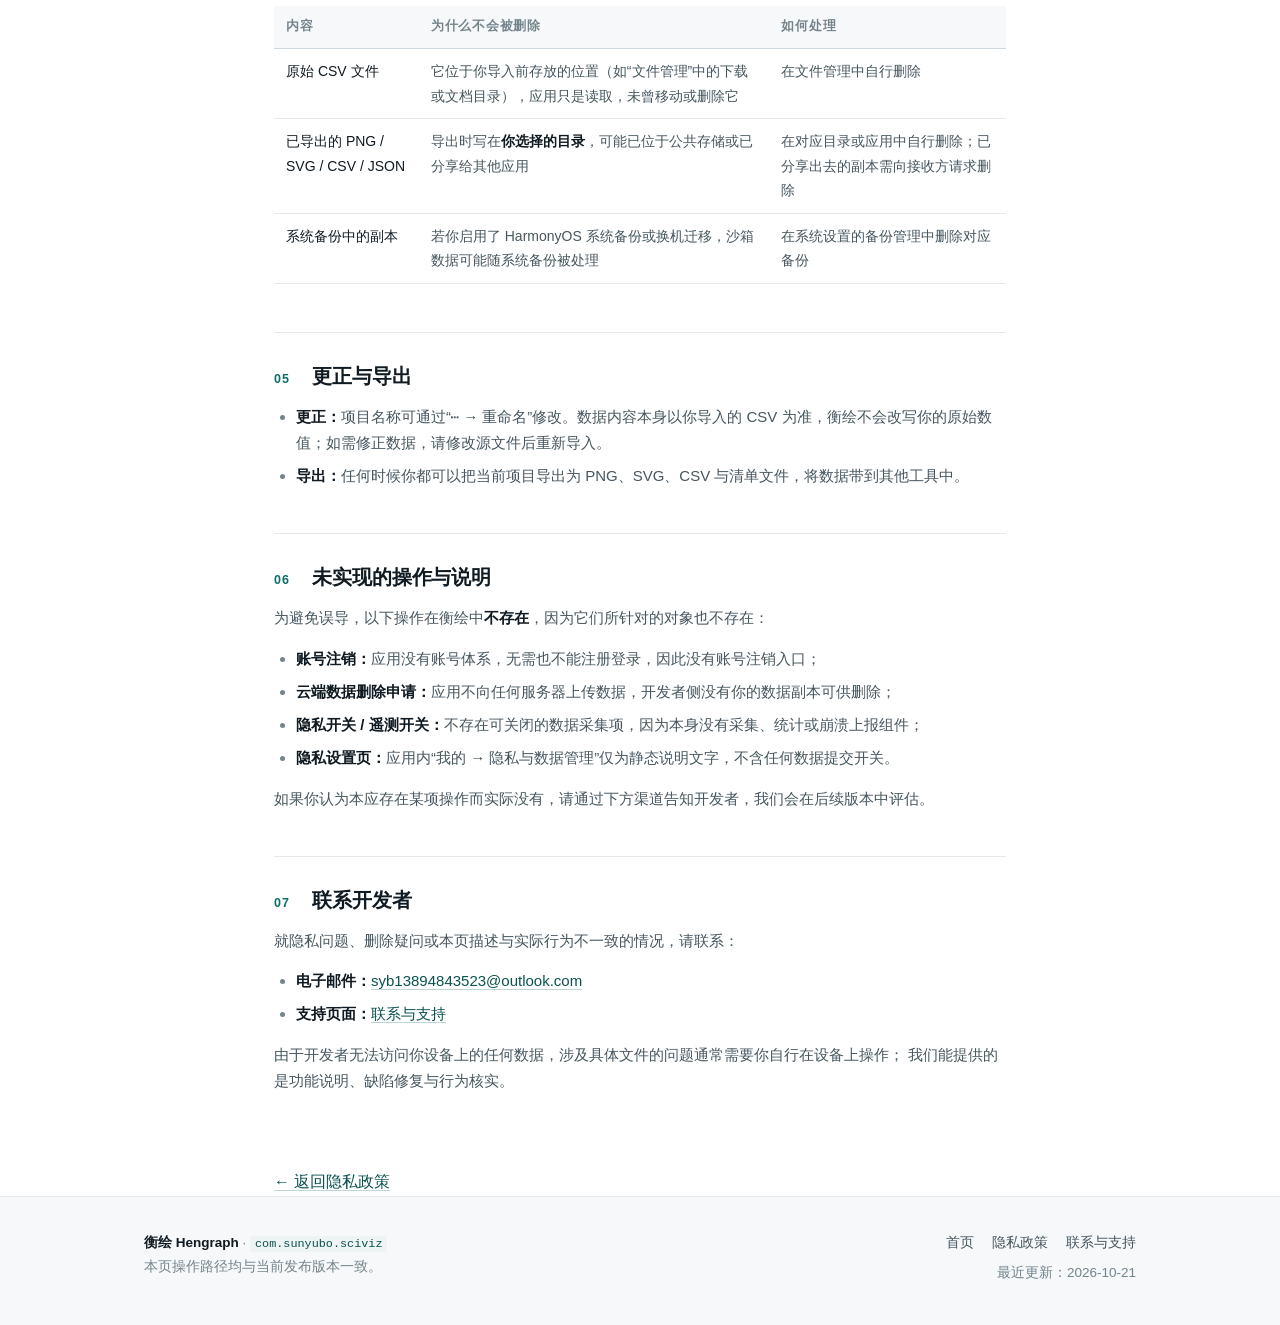
<file: rights/index.html>
<!DOCTYPE html>
<html lang="zh-CN">
<head>
<meta charset="utf-8">
<meta name="viewport" content="width=device-width, initial-scale=1">
<title>隐私权利 — 衡绘 Hengraph</title>
<meta name="description" content="衡绘 Hengraph 隐私权利说明：如何查看本地项目、如何删除单个项目、删除覆盖范围、源文件与已导出文件的处理方式，以及联系开发者的渠道。">
<meta name="theme-color" content="#0e6e6a">
<meta name="robots" content="index, follow">
<link rel="stylesheet" href="../assets/style.css">
</head>
<body>
<a class="skip" href="#main">跳至主要内容</a>

<header class="site">
  <div class="bar">
    <a class="brand" href="../">
      <span class="mark" aria-hidden="true"></span>
      <span class="cn">衡绘</span>
      <span class="en">Hengraph</span>
    </a>
    <nav class="site" aria-label="主导航">
      <a href="../">首页</a>
      <a href="../privacy/">隐私政策</a>
      <a href="../rights/" aria-current="page">隐私权利</a>
      <a href="../contact/">联系与支持</a>
    </nav>
  </div>
</header>

<main id="main">

  <div class="pagehead">
    <div class="doc">
      <h1>隐私权利</h1>
      <div class="meta">
        <span>适用应用：<b>衡绘 Hengraph 0.2.2</b></span>
        <span>页面更新：<b><time datetime="2026-10-21">2026-10-21</time></b></span>
      </div>
    </div>
  </div>

  <div class="doc">

    <div class="callout">
      <p><strong>你的数据在你手上。</strong>衡绘没有账号、没有云端、没有后台。因此你的隐私权利不通过“提交工单”实现，
      而是直接在应用内完成：查看项目、逐个删除、卸载清除。本页说明每一步的确切路径与影响范围。</p>
    </div>

    <div class="legal">

      <section>
        <h2><span class="idx">01</span>查看本地保存的项目</h2>
        <p><strong>路径：</strong>首页“最近项目”区域 → “查看全部 ›”；或底部导航栏“项目”标签。</p>
        <ul>
          <li>列表按保存时间展示每个项目的摘要信息（项目名称、保存时间、数据规模）。</li>
          <li>项目卡片右侧的“⋯”菜单提供三项操作：<strong>打开</strong>、<strong>重命名</strong>、<strong>删除</strong>。</li>
          <li>“我的”标签下另有一个“我的数据”区块，显示本应用保存的项目数量与占用空间合计（仅统计本应用保存的项目文件）。</li>
        </ul>
        <p>衡绘不会在应用内展示或管理你设备上其他位置的文件。</p>
      </section>

      <section>
        <h2><span class="idx">02</span>删除单个项目</h2>
        <p><strong>操作步骤：</strong></p>
        <ol>
          <li>进入底部“项目”标签；</li>
          <li>在目标项目右侧点击“⋯”；</li>
          <li>选择“删除”；</li>
          <li>在确认弹窗中点击“<strong>确认删除</strong>”。</li>
        </ol>
        <p>确认前会看到提示：“删除后该项目的源数据将被移除，且不可恢复。”若选择“取消”，不会发生任何改动。</p>
        <h3>该操作覆盖什么</h3>
        <ul>
          <li>该项目目录下的<strong>全部版本快照</strong>（<code>v-&lt;时间戳&gt;</code>），其中包含 <code>manifest.json</code> 与 <code>source.csv</code>；</li>
          <li>该项目的 <code>current</code> 指针与项目目录本身；</li>
          <li>删除后该项目不再出现在项目列表中，也无法再打开或导出。</li>
        </ul>
        <p>删除是<strong>不可恢复</strong>的：衡绘不把内容留在回收站、缓存或任何服务器副本中。若删除失败，应用会显示失败原因，
        而不是静默忽略。</p>
      </section>

      <section>
        <h2><span class="idx">03</span>删除全部数据</h2>
        <p>有两种方式，效果相同：</p>
        <ul>
          <li><strong>卸载应用：</strong>在系统桌面长按图标卸载，或在系统设置的应用管理中卸载；</li>
          <li><strong>清除应用数据：</strong>系统设置 → 应用和服务 → 衡绘 → 存储 → 清除数据。</li>
        </ul>
        <p>这两种操作会移除应用沙箱内的全部项目、源 CSV 副本与本地偏好设置。</p>
      </section>

      <section>
        <h2><span class="idx">04</span>什么不会被上述操作删除</h2>
        <p>请特别注意以下三类内容，它们不在应用的控制范围内：</p>
        <table>
          <thead><tr><th scope="col">内容</th><th scope="col">为什么不会被删除</th><th scope="col">如何处理</th></tr></thead>
          <tbody>
            <tr>
              <td>原始 CSV 文件</td>
              <td>它位于你导入前存放的位置（如“文件管理”中的下载或文档目录），应用只是读取，未曾移动或删除它</td>
              <td>在文件管理中自行删除</td>
            </tr>
            <tr>
              <td>已导出的 PNG / SVG / CSV / JSON</td>
              <td>导出时写在<strong>你选择的目录</strong>，可能已位于公共存储或已分享给其他应用</td>
              <td>在对应目录或应用中自行删除；已分享出去的副本需向接收方请求删除</td>
            </tr>
            <tr>
              <td>系统备份中的副本</td>
              <td>若你启用了 HarmonyOS 系统备份或换机迁移，沙箱数据可能随系统备份被处理</td>
              <td>在系统设置的备份管理中删除对应备份</td>
            </tr>
          </tbody>
        </table>
      </section>

      <section>
        <h2><span class="idx">05</span>更正与导出</h2>
        <ul>
          <li><strong>更正：</strong>项目名称可通过“⋯ → 重命名”修改。数据内容本身以你导入的 CSV 为准，衡绘不会改写你的原始数值；如需修正数据，请修改源文件后重新导入。</li>
          <li><strong>导出：</strong>任何时候你都可以把当前项目导出为 PNG、SVG、CSV 与清单文件，将数据带到其他工具中。</li>
        </ul>
      </section>

      <section>
        <h2><span class="idx">06</span>未实现的操作与说明</h2>
        <p>为避免误导，以下操作在衡绘中<strong>不存在</strong>，因为它们所针对的对象也不存在：</p>
        <ul>
          <li><strong>账号注销：</strong>应用没有账号体系，无需也不能注册登录，因此没有账号注销入口；</li>
          <li><strong>云端数据删除申请：</strong>应用不向任何服务器上传数据，开发者侧没有你的数据副本可供删除；</li>
          <li><strong>隐私开关 / 遥测开关：</strong>不存在可关闭的数据采集项，因为本身没有采集、统计或崩溃上报组件；</li>
          <li><strong>隐私设置页：</strong>应用内“我的 → 隐私与数据管理”仅为静态说明文字，不含任何数据提交开关。</li>
        </ul>
        <p>如果你认为本应存在某项操作而实际没有，请通过下方渠道告知开发者，我们会在后续版本中评估。</p>
      </section>

      <section>
        <h2><span class="idx">07</span>联系开发者</h2>
        <p>就隐私问题、删除疑问或本页描述与实际行为不一致的情况，请联系：</p>
        <ul>
          <li><strong>电子邮件：</strong><a href="mailto:syb13894843523@outlook.com">syb13894843523@outlook.com</a></li>
          <li><strong>支持页面：</strong><a href="../contact/">联系与支持</a></li>
        </ul>
        <p>由于开发者无法访问你设备上的任何数据，涉及具体文件的问题通常需要你自行在设备上操作；
        我们能提供的是功能说明、缺陷修复与行为核实。</p>
      </section>

    </div>

    <p style="margin:30px 0 0"><a href="../privacy/">← 返回隐私政策</a></p>
  </div>

</main>

<footer class="site">
  <div class="bar">
    <div class="col">
      <strong>衡绘 Hengraph</strong> · <code>com.sunyubo.sciviz</code><br>
      本页操作路径均与当前发布版本一致。
    </div>
    <div class="col">
      <nav aria-label="页脚导航">
        <a href="../">首页</a>
        <a href="../privacy/">隐私政策</a>
        <a href="../contact/">联系与支持</a>
      </nav>
      <div style="margin-top:6px">最近更新：<time datetime="2026-10-21">2026-10-21</time></div>
    </div>
  </div>
</footer>

</body>
</html>
</file>
<file: assets/style.css>
/* Hengraph — official website stylesheet
   Pure CSS. No external fonts, no tracking, no framework. */

:root {
  --ink: #101a22;
  --ink-2: #46565f;
  --ink-3: #74848c;
  --line: #e3e9ed;
  --line-strong: #cfd8de;
  --surface: #f6f8f9;
  --surface-2: #eef3f4;
  --accent: #0e6e6a;
  --accent-deep: #0a524f;
  --accent-soft: #e7f2f1;
  --warn-bg: #fdf6e7;
  --warn-line: #e8d9b0;
  --radius: 10px;
  --shadow: 0 1px 2px rgba(16, 26, 34, .04), 0 8px 24px rgba(16, 26, 34, .05);
}

* { box-sizing: border-box; }

html {
  -webkit-text-size-adjust: 100%;
  scroll-behavior: smooth;
}

body {
  margin: 0;
  background: #ffffff;
  color: var(--ink);
  font-family: "HarmonyOS Sans SC", "HarmonyOS Sans", -apple-system, BlinkMacSystemFont,
    "PingFang SC", "Hiragino Sans GB", "Microsoft YaHei", "Segoe UI", Roboto, sans-serif;
  font-size: 16px;
  line-height: 1.75;
  font-feature-settings: "tnum" 1;
  -webkit-font-smoothing: antialiased;
}

a {
  color: var(--accent-deep);
  text-decoration: none;
  border-bottom: 1px solid rgba(14, 110, 106, .28);
  transition: border-color .15s ease, color .15s ease;
}
a:hover { border-bottom-color: var(--accent); color: var(--accent); }

:focus-visible {
  outline: 2px solid var(--accent);
  outline-offset: 3px;
  border-radius: 3px;
}

.skip {
  position: absolute;
  left: -9999px;
  top: 0;
  background: var(--accent);
  color: #fff;
  padding: 10px 16px;
  border-radius: 0 0 var(--radius) 0;
  z-index: 100;
}
.skip:focus { left: 0; }

/* ---------- header ---------- */

header.site {
  border-bottom: 1px solid var(--line);
  background: rgba(255, 255, 255, .92);
  backdrop-filter: saturate(180%) blur(8px);
  position: sticky;
  top: 0;
  z-index: 20;
}

.bar {
  max-width: 1040px;
  margin: 0 auto;
  padding: 14px 24px;
  display: flex;
  align-items: center;
  gap: 20px;
  flex-wrap: wrap;
}

.brand {
  display: flex;
  align-items: baseline;
  gap: 9px;
  font-weight: 650;
  font-size: 17px;
  letter-spacing: .01em;
  color: var(--ink);
  border: 0;
}
.brand:hover { color: var(--ink); }
.brand .cn { letter-spacing: .06em; }
.brand .en {
  font-size: 12px;
  font-weight: 500;
  color: var(--ink-3);
  letter-spacing: .12em;
  text-transform: uppercase;
}
.brand .mark {
  width: 18px;
  height: 18px;
  border: 1.5px solid var(--accent);
  border-radius: 3px;
  display: inline-block;
  position: relative;
  top: 2px;
}
.brand .mark::after {
  content: "";
  position: absolute;
  left: 3px;
  right: 3px;
  bottom: 4px;
  height: 1.5px;
  background: var(--accent);
  box-shadow: 0 -4px 0 -0.2px rgba(14, 110, 106, .45);
}

nav.site {
  margin-left: auto;
  display: flex;
  gap: 6px;
  flex-wrap: wrap;
}
nav.site a {
  border: 0;
  color: var(--ink-2);
  font-size: 14px;
  padding: 6px 10px;
  border-radius: 6px;
}
nav.site a:hover { background: var(--surface-2); color: var(--ink); }
nav.site a[aria-current="page"] {
  color: var(--accent-deep);
  background: var(--accent-soft);
  font-weight: 600;
}

/* ---------- layout ---------- */

main { display: block; }
.wrap { max-width: 1040px; margin: 0 auto; padding: 0 24px; }
.doc { max-width: 780px; margin: 0 auto; padding: 0 24px; }

section { padding: 56px 0; }
section + section { border-top: 1px solid var(--line); }
section.tight { padding: 36px 0; }

h1, h2, h3, h4 {
  line-height: 1.35;
  letter-spacing: -.005em;
  margin: 0;
  font-weight: 650;
}
h1 { font-size: 34px; }
h2 { font-size: 25px; margin-bottom: 16px; }
h3 { font-size: 18px; margin: 30px 0 10px; }
h4 { font-size: 15.5px; margin: 22px 0 8px; color: var(--ink); }

p { margin: 0 0 14px; color: var(--ink-2); }
p.lead { font-size: 18px; color: var(--ink-2); }
strong { color: var(--ink); font-weight: 600; }

ul, ol { margin: 0 0 16px; padding-left: 22px; color: var(--ink-2); }
li { margin-bottom: 7px; }
li::marker { color: var(--ink-3); }

code {
  font-family: ui-monospace, SFMono-Regular, "SF Mono", Menlo, Consolas, monospace;
  font-size: .875em;
  background: var(--surface-2);
  padding: 1px 5px;
  border-radius: 4px;
  color: var(--accent-deep);
  word-break: break-word;
}

hr {
  border: 0;
  border-top: 1px solid var(--line);
  margin: 34px 0;
}

/* ---------- hero ---------- */

.hero {
  padding: 72px 0 60px;
  border-bottom: 1px solid var(--line);
  background:
    linear-gradient(180deg, #fbfdfd 0%, #ffffff 100%);
  position: relative;
  overflow: hidden;
}
.hero::after {
  content: "";
  position: absolute;
  inset: 0;
  background-image:
    linear-gradient(to right, rgba(16, 26, 34, .035) 1px, transparent 1px);
  background-size: 64px 100%;
  mask-image: linear-gradient(to bottom, rgba(0,0,0,.55), transparent 85%);
  -webkit-mask-image: linear-gradient(to bottom, rgba(0,0,0,.55), transparent 85%);
  pointer-events: none;
}
.hero > * { position: relative; }

.eyebrow {
  display: inline-flex;
  align-items: center;
  gap: 8px;
  font-size: 12.5px;
  letter-spacing: .14em;
  text-transform: uppercase;
  color: var(--accent-deep);
  background: var(--accent-soft);
  border-radius: 100px;
  padding: 5px 12px;
  margin-bottom: 20px;
}
.hero h1 {
  font-size: 46px;
  letter-spacing: -.02em;
  margin-bottom: 10px;
}
.hero .sub {
  font-size: 21px;
  color: var(--ink-2);
  font-weight: 500;
  margin-bottom: 18px;
}
.hero .tagline {
  font-size: 15px;
  color: var(--ink-3);
  letter-spacing: .04em;
  margin-bottom: 30px;
}
.hero .tagline span { color: var(--line-strong); margin: 0 10px; }

.cta-row { display: flex; gap: 12px; flex-wrap: wrap; }

.btn {
  display: inline-flex;
  align-items: center;
  gap: 8px;
  border: 1px solid var(--accent);
  background: var(--accent);
  color: #fff;
  padding: 11px 20px;
  border-radius: 8px;
  font-size: 15px;
  font-weight: 600;
  border-bottom-width: 1px;
}
.btn:hover { background: var(--accent-deep); border-color: var(--accent-deep); color: #fff; }
.btn.ghost {
  background: #fff;
  color: var(--ink);
  border-color: var(--line-strong);
}
.btn.ghost:hover { background: var(--surface); color: var(--ink); border-color: var(--ink-3); }

/* ---------- cards ---------- */

.grid {
  display: grid;
  grid-template-columns: repeat(auto-fit, minmax(230px, 1fr));
  gap: 16px;
  margin-top: 26px;
}

.card {
  border: 1px solid var(--line);
  border-radius: var(--radius);
  padding: 20px 20px 18px;
  background: #fff;
  box-shadow: var(--shadow);
}
.card h3 {
  margin: 0 0 8px;
  font-size: 16px;
}
.card p { font-size: 14.5px; margin: 0; }

a.card {
  color: var(--ink);
  border: 1px solid var(--line);
  transition: border-color .15s ease, box-shadow .15s ease, transform .15s ease;
}
a.card:hover {
  color: var(--ink);
  border-color: var(--line-strong);
  box-shadow: 0 2px 4px rgba(16, 26, 34, .05), 0 12px 28px rgba(16, 26, 34, .08);
}
a.card:hover h3 { color: var(--accent-deep); }
.card .num {
  font-size: 12px;
  color: var(--accent);
  letter-spacing: .1em;
  font-weight: 600;
  display: block;
  margin-bottom: 8px;
}

.facts {
  display: grid;
  grid-template-columns: repeat(auto-fit, minmax(180px, 1fr));
  gap: 1px;
  background: var(--line);
  border: 1px solid var(--line);
  border-radius: var(--radius);
  overflow: hidden;
  margin: 28px 0 0;
}
.facts div {
  background: #fff;
  padding: 16px 18px;
}
.facts dt {
  font-size: 12px;
  color: var(--ink-3);
  letter-spacing: .06em;
  margin-bottom: 4px;
}
.facts dd {
  margin: 0;
  font-size: 15px;
  color: var(--ink);
  font-weight: 550;
}

/* ---------- notice / callout ---------- */

.notice {
  border: 1px solid var(--warn-line);
  background: var(--warn-bg);
  border-radius: var(--radius);
  padding: 16px 18px;
  margin: 22px 0;
}
.notice p:last-child { margin-bottom: 0; }
.notice .label {
  font-size: 12px;
  letter-spacing: .1em;
  text-transform: uppercase;
  color: #8a6d1f;
  font-weight: 650;
  display: block;
  margin-bottom: 6px;
}

.callout {
  border-left: 3px solid var(--accent);
  background: var(--accent-soft);
  border-radius: 0 var(--radius) var(--radius) 0;
  padding: 16px 18px;
  margin: 22px 0;
}
.callout p:last-child { margin-bottom: 0; }
.callout strong { color: var(--accent-deep); }

/* ---------- page head (inner pages) ---------- */

.pagehead {
  padding: 48px 0 34px;
  border-bottom: 1px solid var(--line);
  background: linear-gradient(180deg, #fbfdfd, #fff);
}
.pagehead h1 { font-size: 32px; margin-bottom: 10px; }
.pagehead .meta {
  font-size: 13.5px;
  color: var(--ink-3);
  display: flex;
  gap: 16px;
  flex-wrap: wrap;
}
.pagehead .meta b { font-weight: 600; color: var(--ink-2); }

/* ---------- table of contents ---------- */

.toc {
  border: 1px solid var(--line);
  border-radius: var(--radius);
  padding: 18px 22px;
  background: var(--surface);
  margin: 28px 0 8px;
}
.toc h2 {
  font-size: 13px;
  letter-spacing: .1em;
  text-transform: uppercase;
  color: var(--ink-3);
  margin-bottom: 12px;
  font-weight: 600;
}
.toc ol {
  margin: 0;
  padding-left: 20px;
  columns: 2;
  column-gap: 28px;
  font-size: 14px;
}
.toc li { margin-bottom: 5px; break-inside: avoid; }
.toc a { border: 0; color: var(--ink-2); }
.toc a:hover { color: var(--accent-deep); text-decoration: underline; }

/* ---------- legal sections ---------- */

.legal { counter-reset: none; }
.legal section {
  padding: 30px 0;
  border-top: 1px solid var(--line);
}
.legal section:first-of-type { border-top: 0; }
.legal h2 {
  font-size: 20px;
  margin-bottom: 14px;
  display: flex;
  gap: 12px;
  align-items: baseline;
}
.legal h2 .idx {
  font-size: 12.5px;
  font-weight: 600;
  color: var(--accent);
  letter-spacing: .08em;
  min-width: 26px;
  font-variant-numeric: tabular-nums;
}
.legal h3 { font-size: 15.5px; margin: 20px 0 8px; color: var(--ink); }
.legal p, .legal li { font-size: 15px; }
.legal ul { margin-bottom: 14px; }

table {
  width: 100%;
  border-collapse: collapse;
  margin: 18px 0;
  font-size: 14px;
}
th, td {
  text-align: left;
  padding: 10px 12px;
  border-bottom: 1px solid var(--line);
  vertical-align: top;
}
th {
  font-size: 12.5px;
  letter-spacing: .06em;
  text-transform: uppercase;
  color: var(--ink-3);
  font-weight: 600;
  background: var(--surface);
  border-bottom: 1px solid var(--line-strong);
}
td { color: var(--ink-2); }
td:first-child { color: var(--ink); font-weight: 500; }

.yes { color: var(--accent-deep); font-weight: 600; }
.no { color: #9a3b34; font-weight: 600; }

/* ---------- footer ---------- */

footer.site {
  border-top: 1px solid var(--line);
  background: var(--surface);
  padding: 34px 0 42px;
  margin-top: 0;
}
footer.site .bar { align-items: flex-start; padding: 0 24px; }
footer.site .col { font-size: 13.5px; color: var(--ink-3); }
footer.site .col a { color: var(--ink-2); border: 0; }
footer.site .col a:hover { color: var(--accent-deep); text-decoration: underline; }
footer.site .col + .col { margin-left: auto; text-align: right; }
footer.site nav a + a { margin-left: 14px; }

/* ---------- responsive ---------- */

@media (max-width: 720px) {
  body { font-size: 15.5px; }
  .bar { padding: 12px 18px; gap: 10px; }
  nav.site { width: 100%; margin-left: 0; gap: 2px; }
  nav.site a { padding: 6px 8px; font-size: 13.5px; }
  .wrap, .doc { padding: 0 18px; }
  section { padding: 40px 0; }
  .hero { padding: 48px 0 44px; }
  .hero h1 { font-size: 34px; }
  .hero .sub { font-size: 18px; }
  h1 { font-size: 27px; }
  h2 { font-size: 21px; }
  .pagehead { padding: 34px 0 26px; }
  .pagehead h1 { font-size: 26px; }
  .toc ol { columns: 1; }
  table { display: block; overflow-x: auto; white-space: nowrap; }
  footer.site .bar { flex-direction: column; }
  footer.site .col + .col { margin-left: 0; text-align: left; margin-top: 12px; }
}

@media (prefers-reduced-motion: reduce) {
  html { scroll-behavior: auto; }
  * { transition: none !important; animation: none !important; }
}

@media print {
  header.site, footer.site, .toc, .cta-row { display: none; }
  body { font-size: 11pt; }
  a { color: #000; border: 0; }
  section { padding: 12pt 0; break-inside: avoid; }
}
</file>
